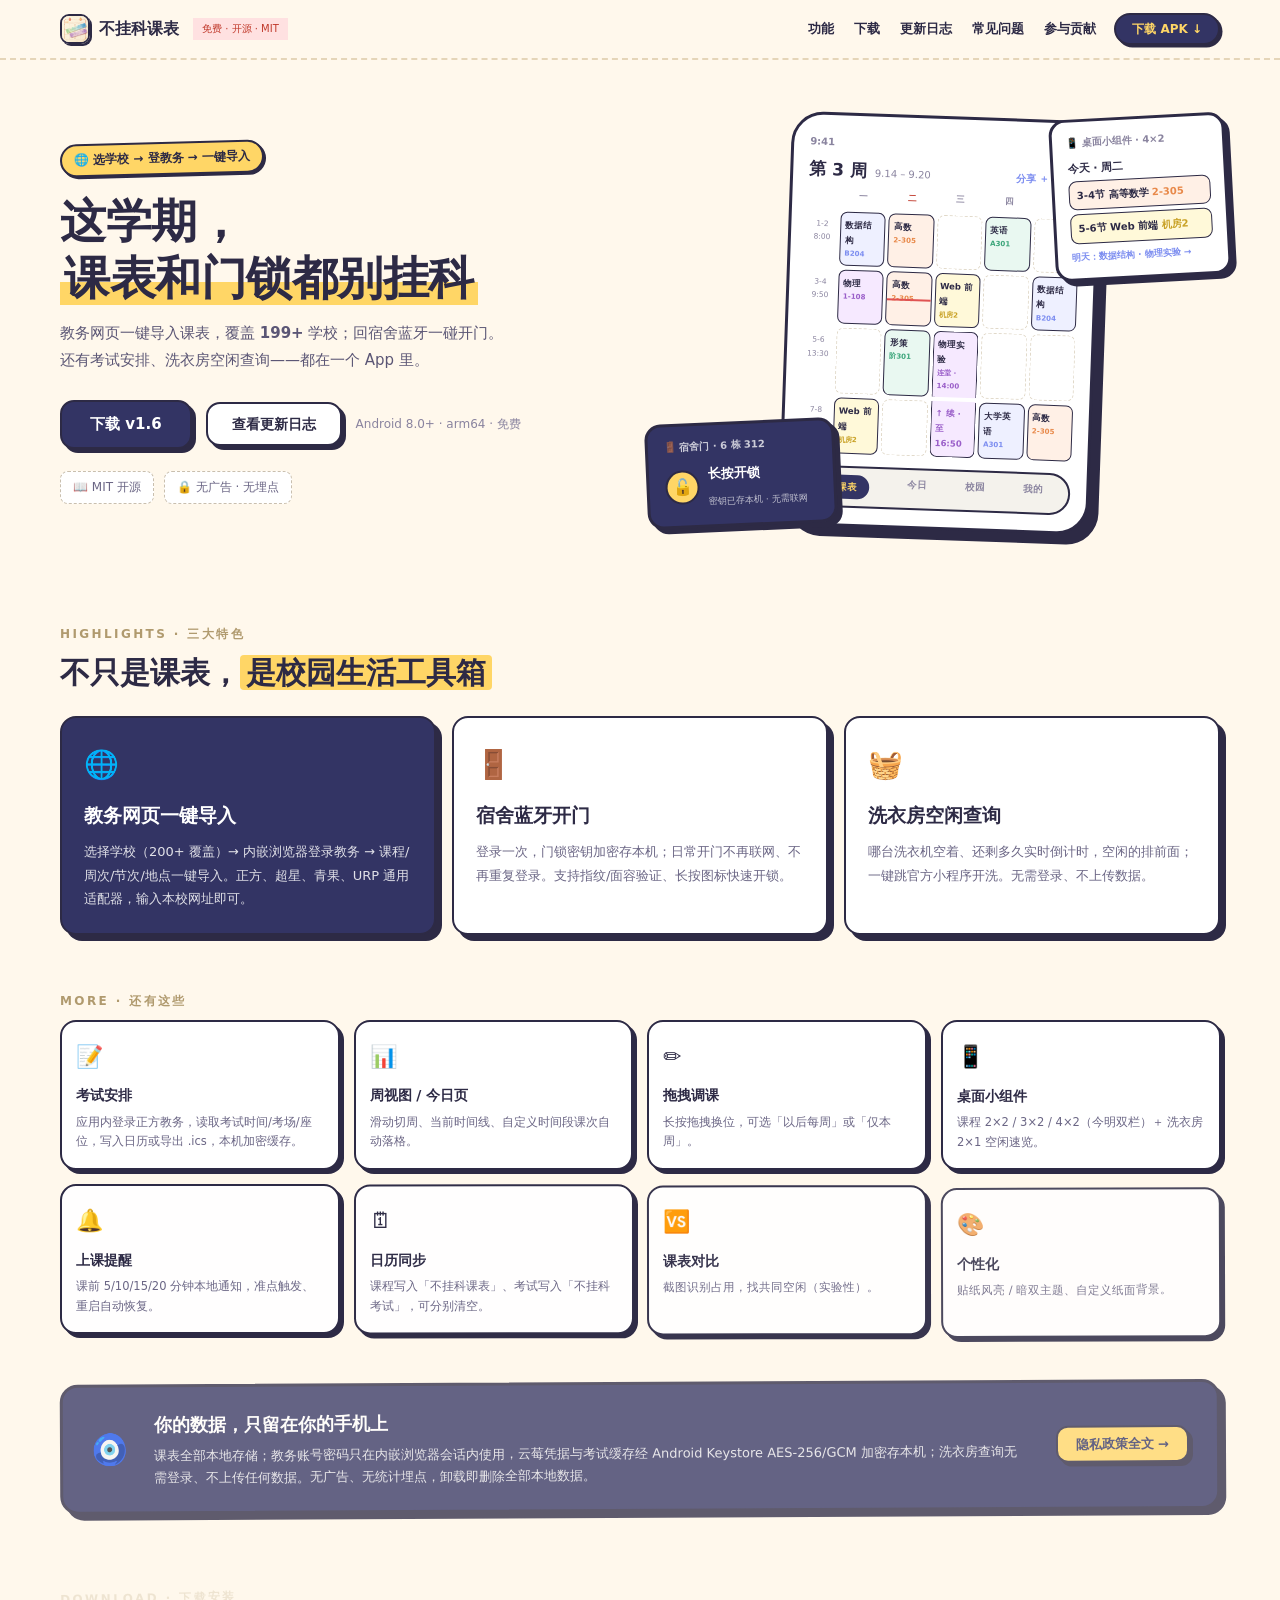
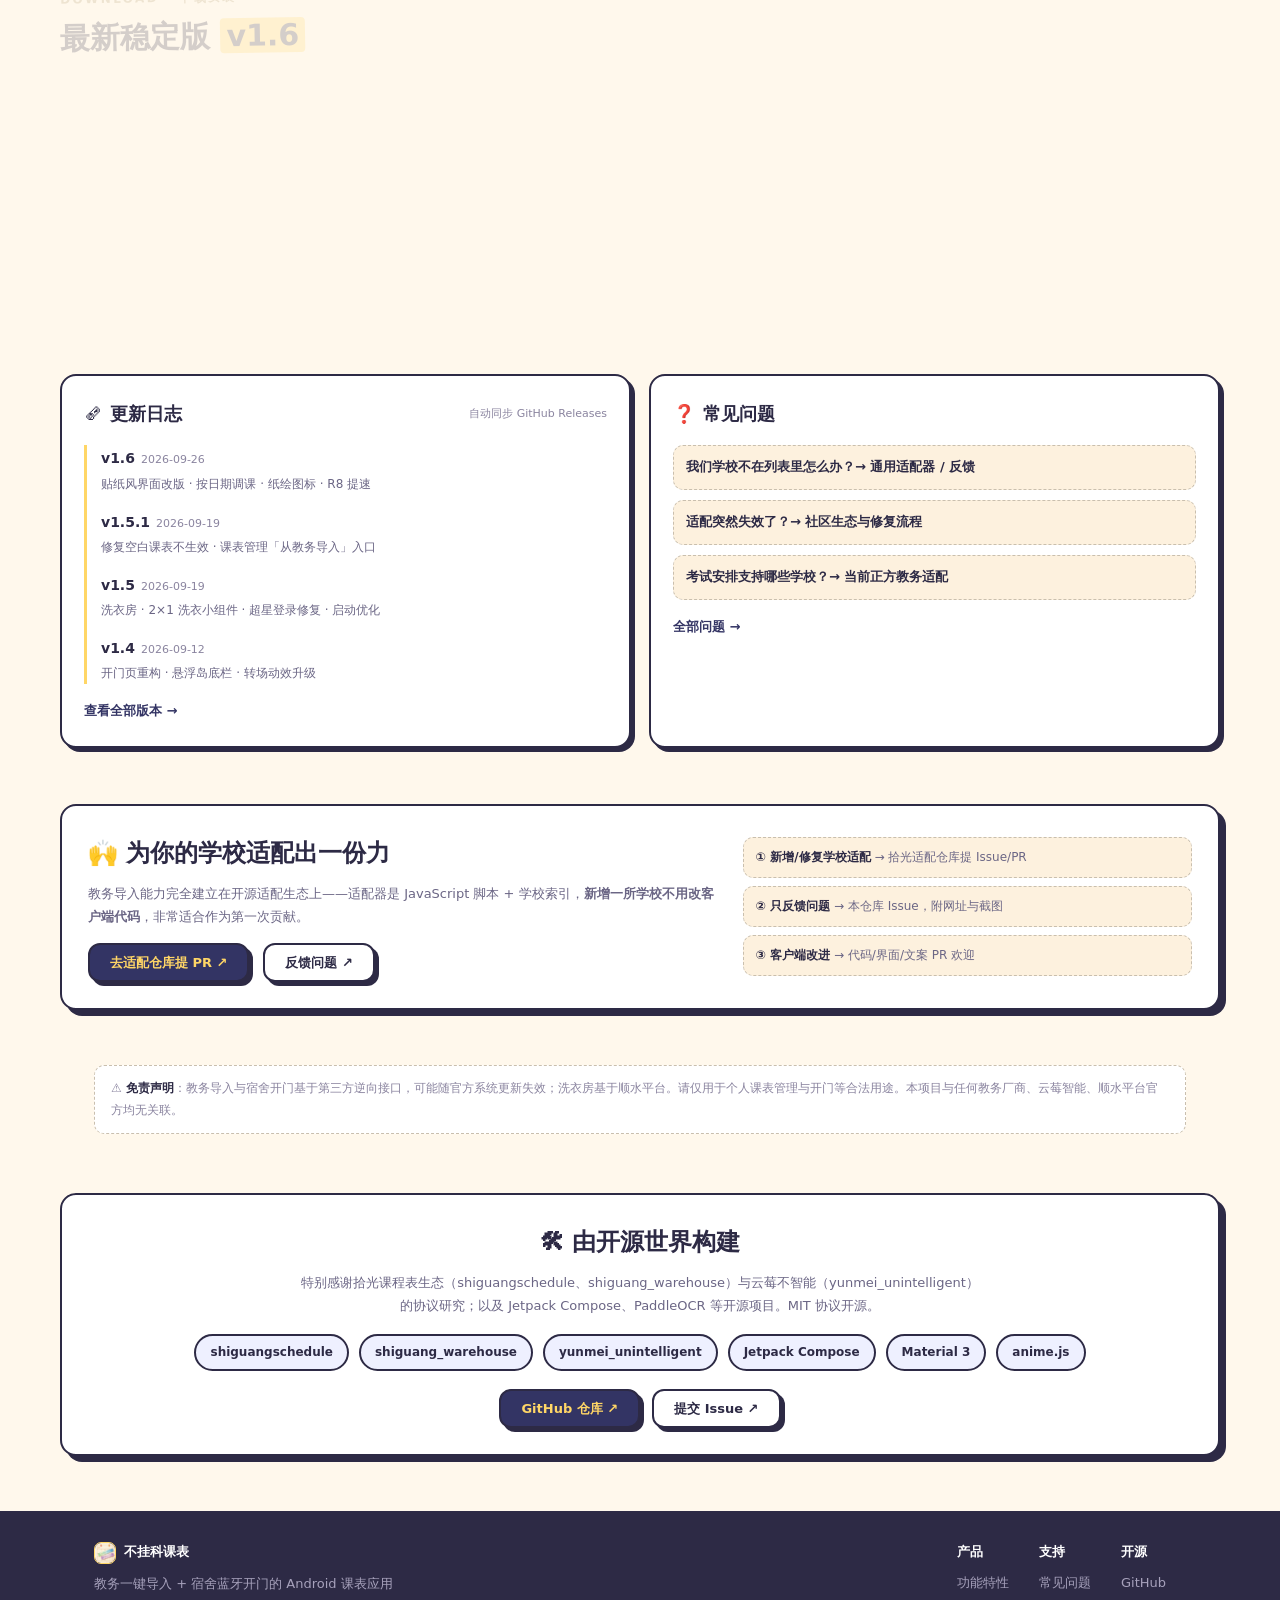
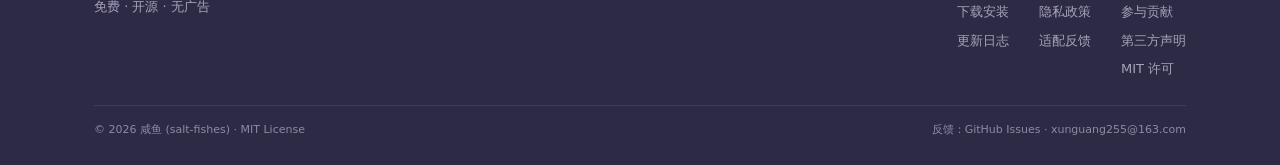
<file: website/index.html>
<!DOCTYPE html>
<html lang="zh-CN">
<head>
<meta charset="utf-8">
<meta name="viewport" content="width=device-width, initial-scale=1">
<title>不挂科课表 — 教务一键导入 + 宿舍蓝牙开门的 Android 课表应用</title>
<meta name="description" content="不挂科课表：选学校、登教务、一键导入课表（200+ 学校），宿舍蓝牙开门、考试安排、洗衣房空闲查询。免费开源，无广告无埋点，数据只留在你的手机上。">
<meta property="og:title" content="不挂科课表 — 课表和门锁都别挂科">
<meta property="og:description" content="教务网页一键导入 + 宿舍蓝牙开门 + 洗衣房/考试安排。免费开源的 Android 课表应用。">
<meta property="og:type" content="website">
<meta name="theme-color" content="#333464">
<link rel="icon" type="image/png" href="assets/img/icon-192.png?v=2">
<link rel="apple-touch-icon" href="assets/img/icon-192.png?v=2">
<link rel="stylesheet" href="assets/css/main.css?v=3">
<script>if(!matchMedia('(prefers-reduced-motion: reduce)').matches){document.documentElement.classList.add('js-anim');setTimeout(function(){if(!window.__siteReady)document.documentElement.classList.remove('js-anim')},5000)}</script>
</head>
<body>

<!-- ===== 导航 ===== -->
<header class="nav">
  <div class="wrap nav-inner">
    <a class="logo" href="index.html">
      <img src="assets/img/icon-192.png?v=2" alt="不挂科课表图标" width="30" height="30">
      不挂科课表
    </a>
    <span class="badge-red">免费 · 开源 · MIT</span>
    <button class="nav-burger" id="navBurger" aria-label="打开菜单" aria-expanded="false">菜单</button>
    <nav class="nav-links" id="navLinks">
      <a href="#features">功能</a>
      <a href="#download">下载</a>
      <a href="changelog.html">更新日志</a>
      <a href="faq.html">常见问题</a>
      <a href="#contribute">参与贡献</a>
    </nav>
    <a class="btn btn-nav nav-cta" href="#download">下载 APK ↓</a>
  </div>
</header>

<main>
<!-- ===== Hero ===== -->
<section class="wrap hero">
  <div class="hero-copy">
    <span class="badge anim" id="heroBadge">🌐 选学校 → 登教务 → 一键导入</span>
    <h1 class="hero-title">
      <span class="anim" style="display:block">这学期，</span>
      <span class="anim" style="display:block"><span class="hl-pen">课表和门锁都别挂科</span></span>
    </h1>
    <p class="hero-desc anim">教务网页一键导入课表，覆盖 <strong data-count="200">200+</strong> 学校；回宿舍蓝牙一碰开门。<br>
      还有考试安排、洗衣房空闲查询——都在一个 App 里。</p>
    <div class="hero-cta anim">
      <a class="btn btn-primary" href="downloads/buguake-v1.6.apk" data-latest-download>下载 v1.6</a>
      <a class="btn" href="changelog.html">查看更新日志</a>
      <span class="hero-note">Android 8.0+ · arm64 · 免费</span>
    </div>
    <div class="hero-chips anim">
      <span class="chip">📖 MIT 开源</span>
      <span class="chip">🔒 无广告 · 无埋点</span>
    </div>
  </div>

  <div class="hero-art">
    <!-- 大手机 · 周视图 -->
    <div class="phone anim" id="heroPhone" aria-hidden="true">
      <div class="phone-status"><span>9:41</span><span>📶 🔋</span></div>
      <div class="phone-head">
        <span class="phone-week">第 3 周</span>
        <span class="phone-date">9.14 – 9.20</span>
        <span class="phone-tools">分享 ＋ 周次 ▾</span>
      </div>
      <div class="pg-row pg-head" style="margin-bottom:6px">
        <span></span><span>一</span><span><b>二</b></span><span>三</span><span>四</span><span>五</span>
      </div>
      <div class="phone-grid">
        <div class="pg-row">
          <span class="pg-axis">1-2<br>8:00</span>
          <span class="pg-cell pg-blue">数据结构<small>B204</small></span>
          <span class="pg-cell pg-orange">高数<small>2-305</small></span>
          <span class="pg-cell pg-empty"></span>
          <span class="pg-cell pg-green">英语<small>A301</small></span>
          <span class="pg-cell pg-empty"></span>
        </div>
        <div class="pg-row">
          <span class="pg-axis">3-4<br>9:50</span>
          <span class="pg-cell pg-purple">物理<small>1-108</small></span>
          <span class="pg-cell pg-orange">高数<i class="pg-now"></i><small>2-305</small></span>
          <span class="pg-cell pg-yellow">Web 前端<small>机房2</small></span>
          <span class="pg-cell pg-empty"></span>
          <span class="pg-cell pg-blue">数据结构<small>B204</small></span>
        </div>
        <div class="pg-row">
          <span class="pg-axis">5-6<br>13:30</span>
          <span class="pg-cell pg-empty"></span>
          <span class="pg-cell pg-green">形策<small>阶301</small></span>
          <span class="pg-cell pg-purple pg-cont-top">物理实验<small>连堂 · 14:00</small></span>
          <span class="pg-cell pg-empty"></span>
          <span class="pg-cell pg-empty"></span>
        </div>
        <div class="pg-row">
          <span class="pg-axis">7-8<br>15:20</span>
          <span class="pg-cell pg-yellow">Web 前端<small>机房2</small></span>
          <span class="pg-cell pg-empty"></span>
          <span class="pg-cell pg-purple pg-cont-bot">↑ 续 · 至 16:50</span>
          <span class="pg-cell pg-blue">大学英语<small>A301</small></span>
          <span class="pg-cell pg-orange">高数<small>2-305</small></span>
        </div>
      </div>
      <div class="phone-tabs">
        <span class="on">课表</span><span>今日</span><span>校园</span><span>我的</span>
      </div>
    </div>

    <!-- 悬浮：桌面小组件 -->
    <aside class="float-card float-widget anim" id="heroWidget" aria-hidden="true">
      <div class="fw-label">📱 桌面小组件 · 4×2</div>
      <div class="fw-day">今天 · 周二</div>
      <div class="fw-course pg-orange">3-4节 高等数学 <span style="color:var(--c-orange-fg)">2-305</span></div>
      <div class="fw-course pg-yellow">5-6节 Web 前端 <span style="color:var(--c-yellow-fg)">机房2</span></div>
      <div class="fw-more">明天：数据结构 · 物理实验 →</div>
    </aside>

    <!-- 悬浮：蓝牙开门 -->
    <aside class="float-card float-door anim" id="heroDoor" aria-hidden="true">
      <div class="fd-label">🚪 宿舍门 · 6 栋 312</div>
      <div class="fd-row">
        <span class="fd-icon">🔓</span>
        <span>
          <span class="fd-title">长按开锁</span><br>
          <span class="fd-sub">密钥已存本机 · 无需联网</span>
        </span>
      </div>
    </aside>
  </div>
</section>

<!-- ===== 三大特色 ===== -->
<section class="wrap section" id="features">
  <p class="eyebrow anim">HIGHLIGHTS · 三大特色</p>
  <h2 class="h2 anim">不只是课表，<span class="mark">是校园生活工具箱</span></h2>
  <div class="hl-grid">
    <article class="hl-card sticker sticker-lg main anim">
      <div class="icon">🌐</div>
      <h3>教务网页一键导入</h3>
      <p>选择学校（200+ 覆盖）→ 内嵌浏览器登录教务 → 课程/周次/节次/地点一键导入。正方、超星、青果、URP 通用适配器，输入本校网址即可。</p>
    </article>
    <article class="hl-card sticker sticker-lg anim">
      <div class="icon">🚪</div>
      <h3>宿舍蓝牙开门</h3>
      <p>登录一次，门锁密钥加密存本机；日常开门不再联网、不再重复登录。支持指纹/面容验证、长按图标快速开锁。</p>
    </article>
    <article class="hl-card sticker sticker-lg anim">
      <div class="icon">🧺</div>
      <h3>洗衣房空闲查询</h3>
      <p>哪台洗衣机空着、还剩多久实时倒计时，空闲的排前面；一键跳官方小程序开洗。无需登录、不上传数据。</p>
    </article>
  </div>
</section>

<!-- ===== 更多功能 ===== -->
<section class="wrap section">
  <p class="eyebrow anim">MORE · 还有这些</p>
  <div class="feat-grid">
    <article class="feat sticker anim"><div class="icon">📝</div><h3>考试安排</h3>
      <p>应用内登录正方教务，读取考试时间/考场/座位，写入日历或导出 .ics，本机加密缓存。</p></article>
    <article class="feat sticker anim"><div class="icon">📊</div><h3>周视图 / 今日页</h3>
      <p>滑动切周、当前时间线、自定义时间段课次自动落格。</p></article>
    <article class="feat sticker anim"><div class="icon">✏️</div><h3>拖拽调课</h3>
      <p>长按拖拽换位，可选「以后每周」或「仅本周」。</p></article>
    <article class="feat sticker anim"><div class="icon">📱</div><h3>桌面小组件</h3>
      <p>课程 2×2 / 3×2 / 4×2（今明双栏）＋ 洗衣房 2×1 空闲速览。</p></article>
    <article class="feat sticker anim"><div class="icon">🔔</div><h3>上课提醒</h3>
      <p>课前 5/10/15/20 分钟本地通知，准点触发、重启自动恢复。</p></article>
    <article class="feat sticker anim"><div class="icon">🗓</div><h3>日历同步</h3>
      <p>课程写入「不挂科课表」、考试写入「不挂科考试」，可分别清空。</p></article>
    <article class="feat sticker anim"><div class="icon">🆚</div><h3>课表对比</h3>
      <p>截图识别占用，找共同空闲（实验性）。</p></article>
    <article class="feat sticker anim"><div class="icon">🎨</div><h3>个性化</h3>
      <p>贴纸风亮 / 暗双主题、自定义纸面背景。</p></article>
  </div>

  <!-- 隐私横幅 -->
  <div class="privacy-band anim">
    <div class="icon">🧿</div>
    <div class="pb-body">
      <h3>你的数据，只留在你的手机上</h3>
      <p>课表全部本地存储；教务账号密码只在内嵌浏览器会话内使用，云莓凭据与考试缓存经 Android Keystore AES-256/GCM 加密存本机；洗衣房查询无需登录、不上传任何数据。无广告、无统计埋点，卸载即删除全部本地数据。</p>
    </div>
    <a class="btn" href="privacy.html">隐私政策全文 →</a>
  </div>
</section>

<!-- ===== 下载 ===== -->
<section class="wrap section" id="download">
  <p class="eyebrow anim">DOWNLOAD · 下载安装</p>
  <h2 class="h2 anim">最新稳定版 <span class="ver-badge" data-latest-badge>v1.6</span></h2>
  <div class="dl-card sticker sticker-lg anim">
    <div class="dl-main">
      <p class="dl-title">不挂科课表 <span data-latest-text>v1.6</span>（versionCode 10）</p>
      <p class="dl-desc">支持 Android 8.0 及以上 · arm64-v8a · 签名发布<br>
        本站服务器直接下载（国内直连，无需访问 GitHub）；历史版本见右侧「历史版本」；覆盖安装不丢数据。<br>
        📌 v1.6（贴纸风界面改版 · 按日期调课）开发中，进度见 <a href="https://github.com/salt-fishes/buguake-timetable">GitHub main 分支</a>。</p>
      <div class="dl-actions">
        <a class="btn btn-primary" href="downloads/buguake-v1.6.apk" data-latest-download>⬇ 下载 APK</a>
        <a class="btn" href="https://github.com/salt-fishes/buguake-timetable/releases">历史版本 ↗</a>
      </div>
    </div>
    <aside class="dl-notes">
      <b>v1.6 亮点</b><br>
      🎨 全新「校园贴纸风」界面（亮/暗双主题）<br>
      📐 课表去网格线 · 全部图标纸绘重绘<br>
      📅 新增按日期调课（支持跨周）<br>
      ⚡ R8 体积压缩：12MB → 2.5MB
    </aside>
  </div>
</section>

<!-- ===== 更新日志 + FAQ ===== -->
<section class="wrap section" id="changelog">
  <div class="duo">
    <div class="panel sticker anim">
      <div class="panel-head"><span class="icon">🗞</span><h3>更新日志</h3><span class="meta">自动同步 GitHub Releases</span></div>
      <div class="log-list" id="logPreview">
        <div class="log-item"><span class="ver">v1.6</span><span class="date">2026-09-26</span>
          <div class="desc">贴纸风界面改版 · 按日期调课 · 纸绘图标 · R8 提速</div></div>
        <div class="log-item"><span class="ver">v1.5.1</span><span class="date">2026-09-19</span>
          <div class="desc">修复空白课表不生效 · 课表管理「从教务导入」入口</div></div>
        <div class="log-item"><span class="ver">v1.5</span><span class="date">2026-09-19</span>
          <div class="desc">洗衣房 · 2×1 洗衣小组件 · 超星登录修复 · 启动优化</div></div>
        <div class="log-item"><span class="ver">v1.4</span><span class="date">2026-09-12</span>
          <div class="desc">开门页重构 · 悬浮岛底栏 · 转场动效升级</div></div>
      </div>
      <a class="more-link" href="changelog.html">查看全部版本 →</a>
    </div>

    <div class="panel sticker anim">
      <div class="panel-head"><span class="icon">❓</span><h3>常见问题</h3></div>
      <div class="faq-mini">
        <a class="q" href="faq.html#q1">我们学校不在列表里怎么办？→ 通用适配器 / 反馈</a>
        <a class="q" href="faq.html#q2">适配突然失效了？→ 社区生态与修复流程</a>
        <a class="q" href="faq.html#q6">考试安排支持哪些学校？→ 当前正方教务适配</a>
      </div>
      <a class="more-link" href="faq.html">全部问题 →</a>
    </div>
  </div>
</section>

<!-- ===== 参与贡献 ===== -->
<section class="wrap section" id="contribute">
  <div class="contribute sticker sticker-lg anim">
    <div class="contribute-inner">
      <div class="contribute-copy">
        <h2>🙌 为你的学校适配出一份力</h2>
        <p>教务导入能力完全建立在开源适配生态上——适配器是 JavaScript 脚本 + 学校索引，<strong>新增一所学校不用改客户端代码</strong>，非常适合作为第一次贡献。</p>
        <div class="hero-cta">
          <a class="btn btn-primary btn-sm" href="https://github.com/XingHeYuZhuan/shiguang_warehouse" style="color:var(--hl)">去适配仓库提 PR ↗</a>
          <a class="btn btn-sm" href="https://github.com/salt-fishes/buguake-timetable/issues">反馈问题 ↗</a>
        </div>
      </div>
      <div class="contribute-steps">
        <div class="step"><b>① 新增/修复学校适配</b> → 拾光适配仓库提 Issue/PR</div>
        <div class="step"><b>② 只反馈问题</b> → 本仓库 Issue，附网址与截图</div>
        <div class="step"><b>③ 客户端改进</b> → 代码/界面/文案 PR 欢迎</div>
      </div>
    </div>
  </div>
</section>

<!-- ===== 免责声明 ===== -->
<section class="wrap" style="padding-top:34px">
  <p class="disclaimer anim">⚠️ <b>免责声明</b>：教务导入与宿舍开门基于第三方逆向接口，可能随官方系统更新失效；洗衣房基于顺水平台。请仅用于个人课表管理与开门等合法用途。本项目与任何教务厂商、云莓智能、顺水平台官方均无关联。</p>
</section>

<!-- ===== 开源致谢 ===== -->
<section class="wrap section" id="about">
  <div class="credits-card sticker sticker-lg anim">
    <h2>🛠 由开源世界构建</h2>
    <p>特别感谢拾光课程表生态（shiguangschedule、shiguang_warehouse）与云莓不智能（yunmei_unintelligent）的协议研究；以及 Jetpack Compose、PaddleOCR 等开源项目。MIT 协议开源。</p>
    <div class="credit-chips">
      <a href="https://github.com/XingHeYuZhuan/shiguangschedule" target="_blank" rel="noopener">shiguangschedule</a>
      <a href="https://github.com/XingHeYuZhuan/shiguang_warehouse" target="_blank" rel="noopener">shiguang_warehouse</a>
      <a href="https://github.com/zxy19/yunmei_unintelligent" target="_blank" rel="noopener">yunmei_unintelligent</a>
      <span>Jetpack Compose</span><span>Material 3</span><span>anime.js</span>
    </div>
    <div class="credits-actions">
      <a class="btn btn-primary btn-sm" href="https://github.com/salt-fishes/buguake-timetable">GitHub 仓库 ↗</a>
      <a class="btn btn-sm" href="https://github.com/salt-fishes/buguake-timetable/issues">提交 Issue ↗</a>
    </div>
  </div>
</section>
</main>

<!-- ===== 页脚 ===== -->
<footer class="footer">
  <div class="wrap">
    <div class="footer-grid">
      <div class="footer-brand">
        <div class="name"><img src="assets/img/icon-192.png?v=2" alt="">不挂科课表</div>
        <p>教务一键导入 + 宿舍蓝牙开门的 Android 课表应用<br>免费 · 开源 · 无广告</p>
      </div>
      <div class="footer-col"><b>产品</b>
        <a href="#features">功能特性</a><a href="#download">下载安装</a><a href="changelog.html">更新日志</a>
      </div>
      <div class="footer-col"><b>支持</b>
        <a href="faq.html">常见问题</a><a href="privacy.html">隐私政策</a><a href="https://github.com/salt-fishes/buguake-timetable/issues">适配反馈</a>
      </div>
      <div class="footer-col"><b>开源</b>
        <a href="https://github.com/salt-fishes/buguake-timetable">GitHub</a><a href="#contribute">参与贡献</a>
        <a href="https://github.com/salt-fishes/buguake-timetable/blob/main/THIRD_PARTY_NOTICES.md">第三方声明</a>
        <a href="https://github.com/salt-fishes/buguake-timetable/blob/main/LICENSE">MIT 许可</a>
      </div>
    </div>
    <div class="footer-bottom">
      <span>© 2026 咸鱼 (salt-fishes) · MIT License</span>
      <span>反馈：GitHub Issues · <a href="mailto:xunguang255@163.com">xunguang255@163.com</a></span>
    </div>
  </div>
</footer>

<script src="assets/js/anime.min.js?v=4.5.0"></script>
<script src="assets/js/main.js?v=6"></script>
</body>
</html>
</file>
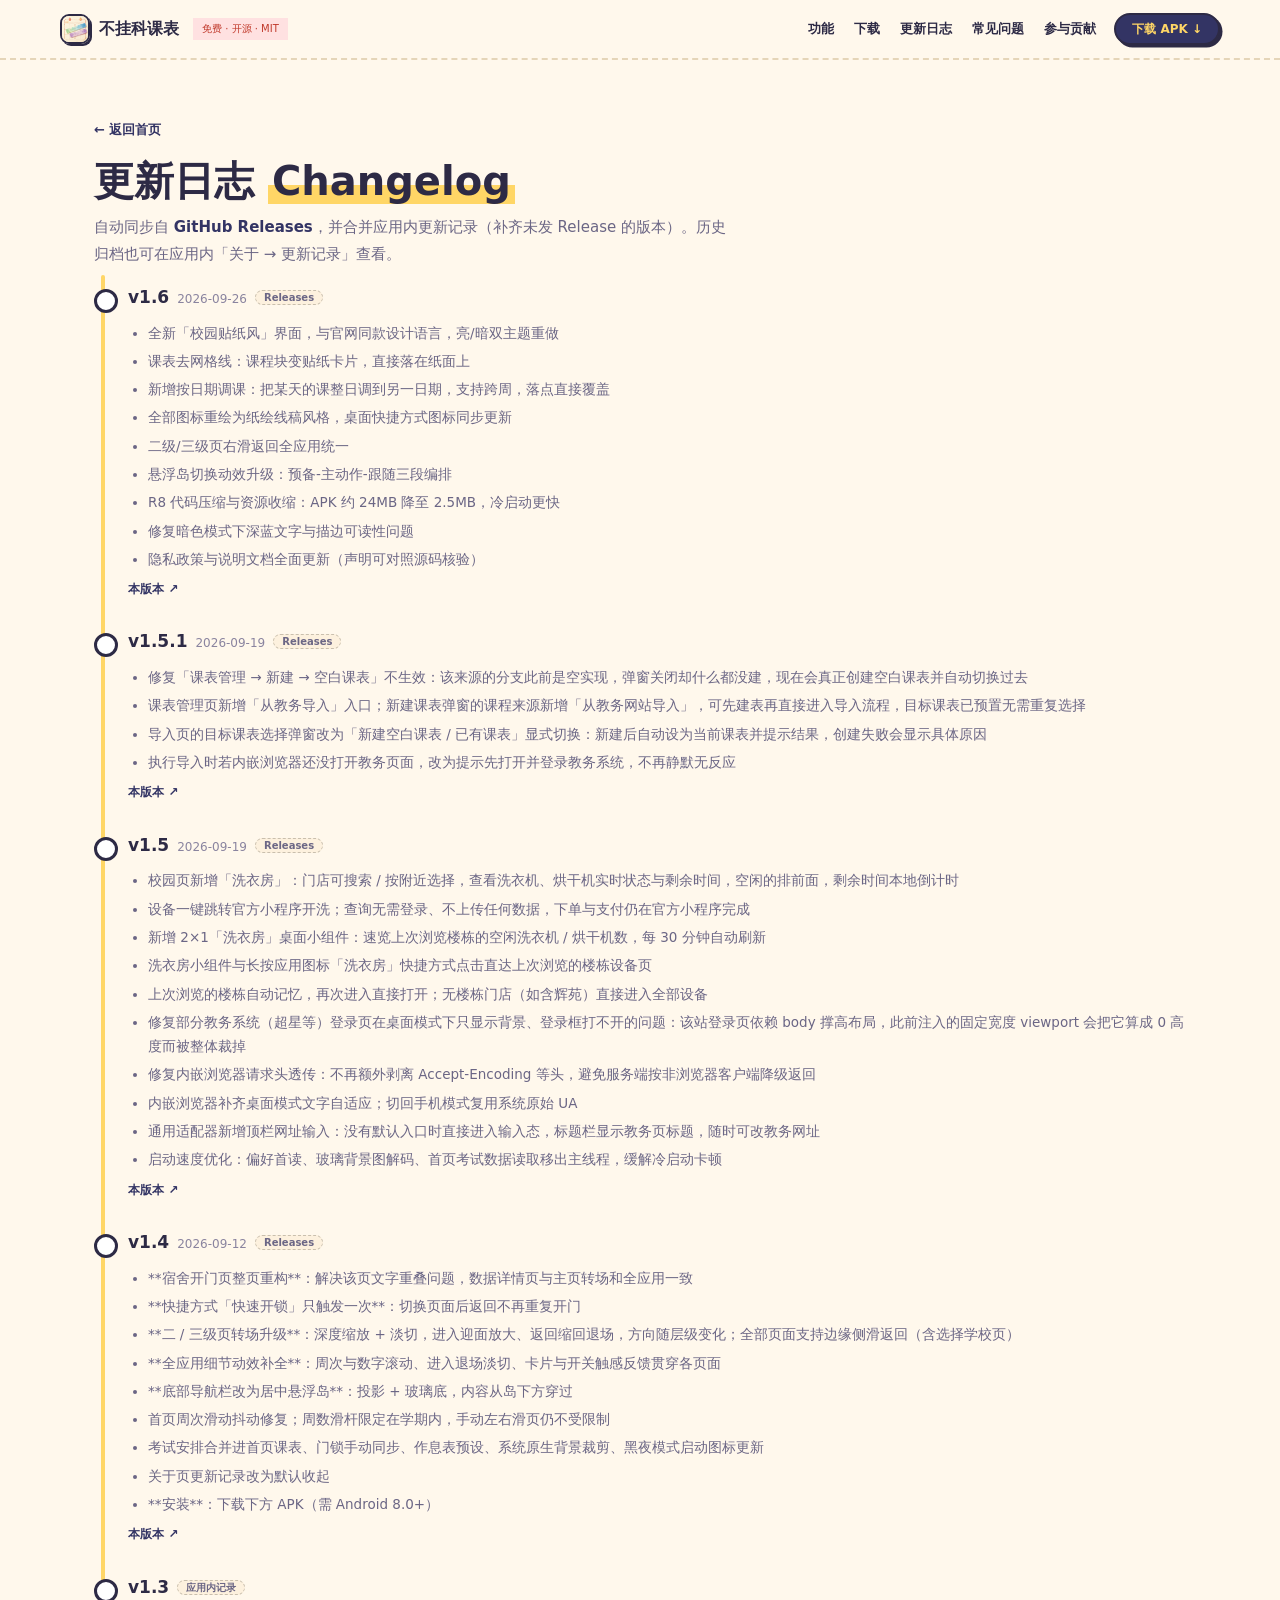
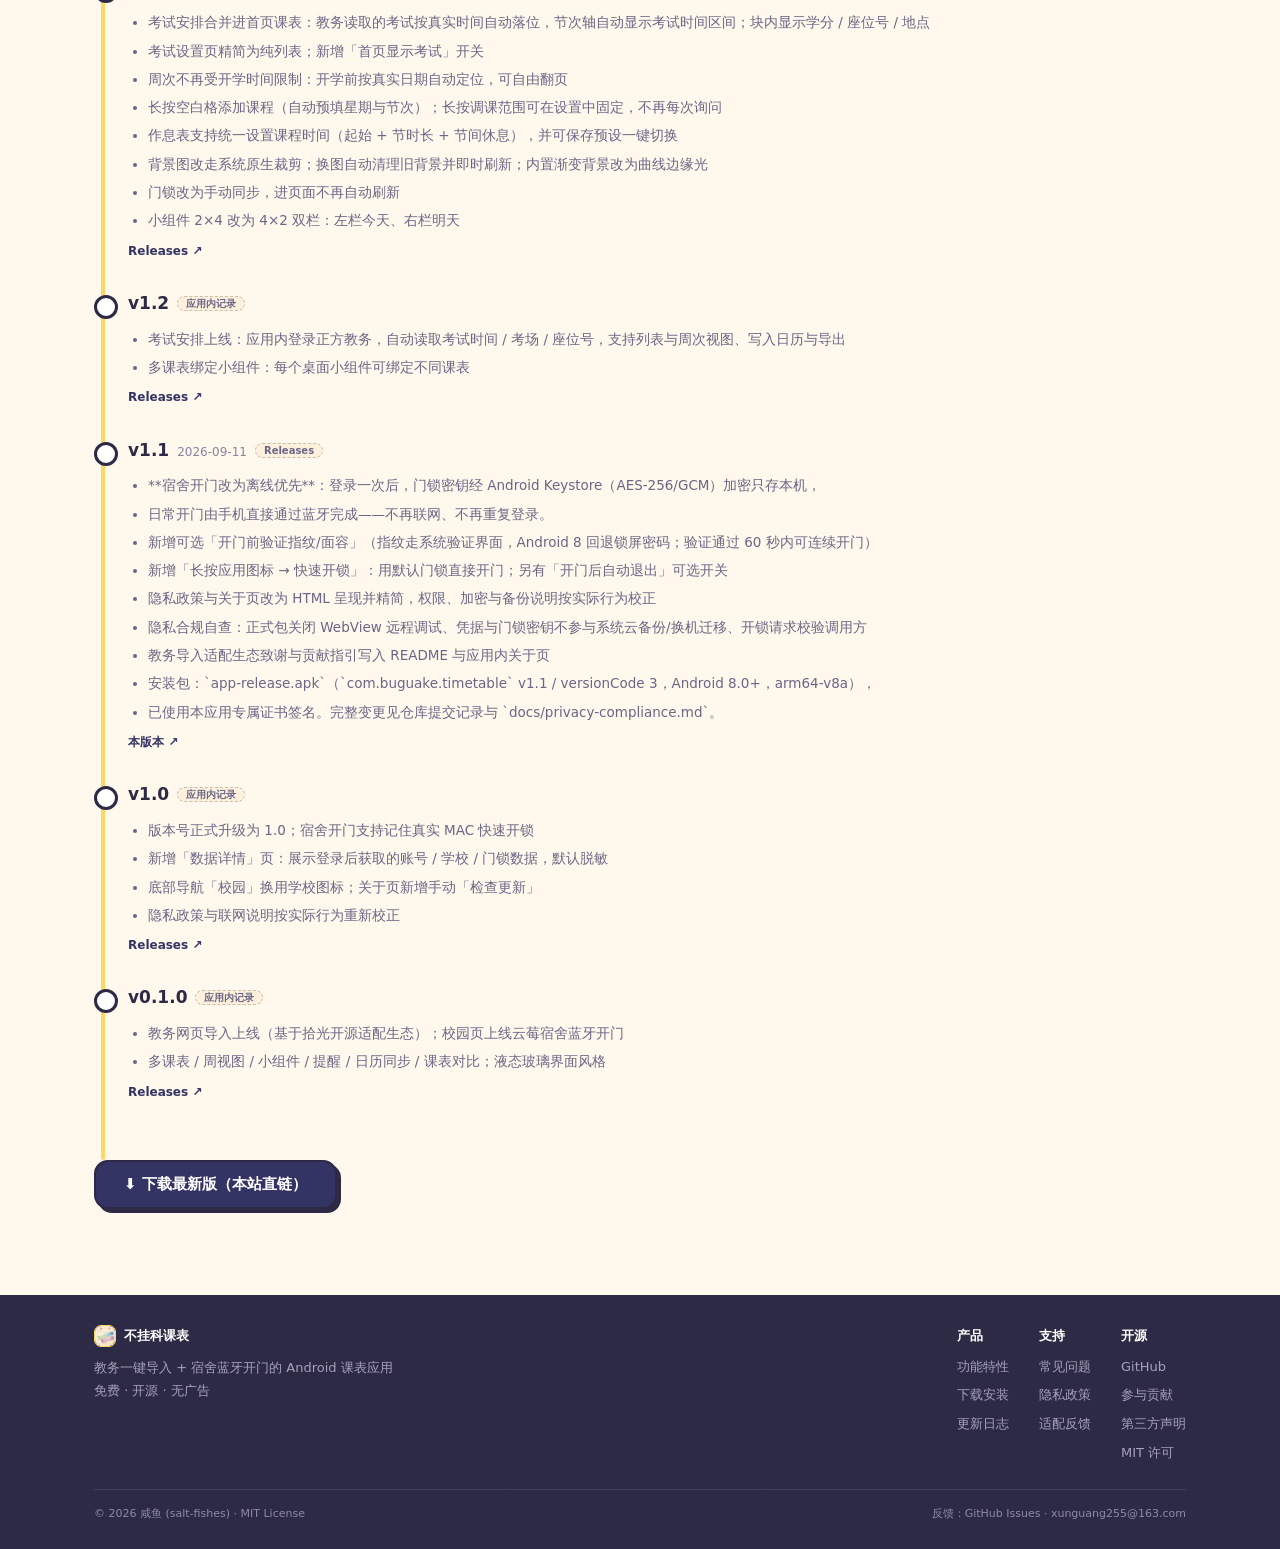
<file: website/changelog.html>
<!DOCTYPE html>
<html lang="zh-CN">
<head>
<meta charset="utf-8">
<meta name="viewport" content="width=device-width, initial-scale=1">
<title>更新日志 · 不挂科课表</title>
<meta name="description" content="不挂科课表全部版本更新记录：自动同步 GitHub Releases，补齐未发布 Release 的历史版本。">
<meta name="theme-color" content="#333464">
<link rel="icon" type="image/png" href="assets/img/icon-192.png?v=2">
<link rel="stylesheet" href="assets/css/main.css?v=3">
<script>if(!matchMedia('(prefers-reduced-motion: reduce)').matches){document.documentElement.classList.add('js-anim');setTimeout(function(){if(!window.__siteReady)document.documentElement.classList.remove('js-anim')},5000)}</script>
</head>
<body>

<header class="nav">
  <div class="wrap nav-inner">
    <a class="logo" href="index.html"><img src="assets/img/icon-192.png?v=2" alt="" width="30" height="30">不挂科课表</a>
    <span class="badge-red">免费 · 开源 · MIT</span>
    <button class="nav-burger" id="navBurger" aria-label="打开菜单" aria-expanded="false">菜单</button>
    <nav class="nav-links" id="navLinks">
      <a href="index.html#features">功能</a>
      <a href="index.html#download">下载</a>
      <a href="changelog.html">更新日志</a>
      <a href="faq.html">常见问题</a>
      <a href="index.html#contribute">参与贡献</a>
    </nav>
    <a class="btn btn-nav nav-cta" href="index.html#download">下载 APK ↓</a>
  </div>
</header>

<main class="wrap">
  <div class="page-head">
    <a class="back-link" href="index.html">← 返回首页</a>
    <h1>更新日志 <span class="hl-pen">Changelog</span></h1>
    <p>自动同步自 <a href="https://github.com/salt-fishes/buguake-timetable/releases" style="color:var(--brand);font-weight:700">GitHub Releases</a>，并合并应用内更新记录（补齐未发 Release 的版本）。历史归档也可在应用内「关于 → 更新记录」查看。</p>
  </div>

  <div class="timeline" id="timeline">
    <p class="tl-loading">正在加载更新记录…</p>
  </div>
  <noscript>
    <p class="tl-loading">当前浏览器未启用 JavaScript，请直接访问
      <a href="https://github.com/salt-fishes/buguake-timetable/releases">GitHub Releases</a> 查看版本记录。</p>
  </noscript>

  <div style="padding-bottom:40px">
    <a class="btn btn-primary" href="downloads/buguake-v1.6.apk">⬇ 下载最新版（本站直链）</a>
  </div>
</main>

<footer class="footer">
  <div class="wrap">
    <div class="footer-grid">
      <div class="footer-brand">
        <div class="name"><img src="assets/img/icon-192.png?v=2" alt="">不挂科课表</div>
        <p>教务一键导入 + 宿舍蓝牙开门的 Android 课表应用<br>免费 · 开源 · 无广告</p>
      </div>
      <div class="footer-col"><b>产品</b>
        <a href="index.html#features">功能特性</a><a href="index.html#download">下载安装</a><a href="changelog.html">更新日志</a>
      </div>
      <div class="footer-col"><b>支持</b>
        <a href="faq.html">常见问题</a><a href="privacy.html">隐私政策</a><a href="https://github.com/salt-fishes/buguake-timetable/issues">适配反馈</a>
      </div>
      <div class="footer-col"><b>开源</b>
        <a href="https://github.com/salt-fishes/buguake-timetable">GitHub</a><a href="index.html#contribute">参与贡献</a>
        <a href="https://github.com/salt-fishes/buguake-timetable/blob/main/THIRD_PARTY_NOTICES.md">第三方声明</a>
        <a href="https://github.com/salt-fishes/buguake-timetable/blob/main/LICENSE">MIT 许可</a>
      </div>
    </div>
    <div class="footer-bottom">
      <span>© 2026 咸鱼 (salt-fishes) · MIT License</span>
      <span>反馈：GitHub Issues · <a href="mailto:xunguang255@163.com">xunguang255@163.com</a></span>
    </div>
  </div>
</footer>

<script src="assets/js/anime.min.js?v=4.5.0"></script>
<script src="assets/js/main.js?v=6"></script>
</body>
</html>
</file>
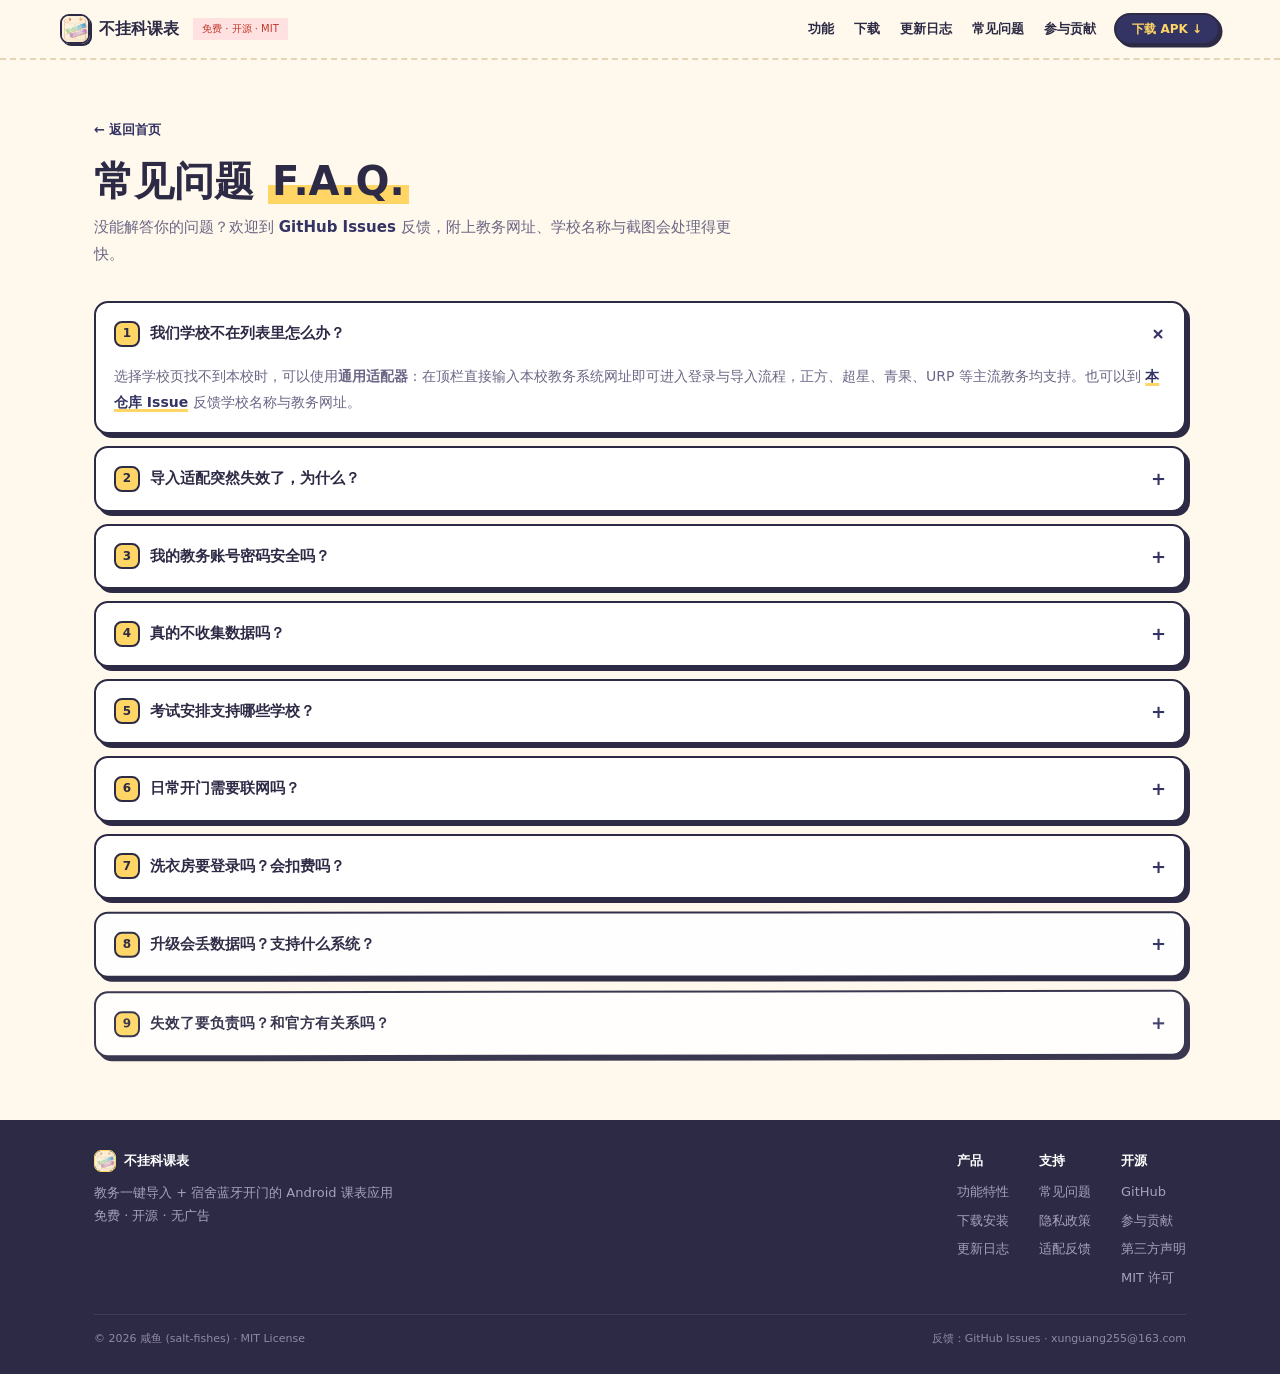
<file: website/faq.html>
<!DOCTYPE html>
<html lang="zh-CN">
<head>
<meta charset="utf-8">
<meta name="viewport" content="width=device-width, initial-scale=1">
<title>常见问题 · 不挂科课表</title>
<meta name="description" content="不挂科课表常见问题：学校适配、适配失效反馈、账号密码安全、考试安排、隐私与数据。">
<meta name="theme-color" content="#333464">
<link rel="icon" type="image/png" href="assets/img/icon-192.png?v=2">
<link rel="stylesheet" href="assets/css/main.css?v=3">
<script>if(!matchMedia('(prefers-reduced-motion: reduce)').matches){document.documentElement.classList.add('js-anim');setTimeout(function(){if(!window.__siteReady)document.documentElement.classList.remove('js-anim')},5000)}</script>
</head>
<body>

<header class="nav">
  <div class="wrap nav-inner">
    <a class="logo" href="index.html"><img src="assets/img/icon-192.png?v=2" alt="" width="30" height="30">不挂科课表</a>
    <span class="badge-red">免费 · 开源 · MIT</span>
    <button class="nav-burger" id="navBurger" aria-label="打开菜单" aria-expanded="false">菜单</button>
    <nav class="nav-links" id="navLinks">
      <a href="index.html#features">功能</a>
      <a href="index.html#download">下载</a>
      <a href="changelog.html">更新日志</a>
      <a href="faq.html">常见问题</a>
      <a href="index.html#contribute">参与贡献</a>
    </nav>
    <a class="btn btn-nav nav-cta" href="index.html#download">下载 APK ↓</a>
  </div>
</header>

<main class="wrap">
  <div class="page-head">
    <a class="back-link" href="index.html">← 返回首页</a>
    <h1>常见问题 <span class="hl-pen">F.A.Q.</span></h1>
    <p>没能解答你的问题？欢迎到 <a href="https://github.com/salt-fishes/buguake-timetable/issues" style="color:var(--brand);font-weight:700">GitHub Issues</a> 反馈，附上教务网址、学校名称与截图会处理得更快。</p>
  </div>

  <div class="faq-list" style="padding-top:26px">
    <details class="faq anim" id="q1" open>
      <summary><span class="q-idx">1</span>我们学校不在列表里怎么办？</summary>
      <div class="a">选择学校页找不到本校时，可以使用<strong>通用适配器</strong>：在顶栏直接输入本校教务系统网址即可进入登录与导入流程，正方、超星、青果、URP 等主流教务均支持。也可以到 <a href="https://github.com/salt-fishes/buguake-timetable/issues">本仓库 Issue</a> 反馈学校名称与教务网址。</div>
    </details>

    <details class="faq anim" id="q2">
      <summary><span class="q-idx">2</span>导入适配突然失效了，为什么？</summary>
      <div class="a">教务导入建立在开源适配生态（拾光课程表 + 社区学校索引）之上，学校教务系统改版可能导致脚本失效。修复方式：到 <a href="https://github.com/XingHeYuZhuan/shiguang_warehouse">拾光适配仓库</a> 提 Issue/PR，或在<a href="https://github.com/salt-fishes/buguake-timetable/issues">本仓库</a>附上<strong>教务网址、学校名称、失败截图或日志</strong>（内嵌浏览器页面里可长按复制报错），合并后 App 重新同步索引即可生效，无需更新客户端。</div>
    </details>


    <details class="faq anim" id="q4">
      <summary><span class="q-idx">3</span>我的教务账号密码安全吗？</summary>
      <div class="a">教务账号与密码<strong>只在内嵌浏览器会话内使用</strong>，App 不读取、不保存、不上传，导入完成后可一键清除会话。云莓账号密码与门锁密钥只存本机，经 Android Keystore 的 AES-256/GCM 加密，登录请求由手机直连云莓服务器、App 不中转。详见 <a href="privacy.html">隐私政策</a>。</div>
    </details>

    <details class="faq anim" id="q5">
      <summary><span class="q-idx">4</span>真的不收集数据吗？</summary>
      <div class="a">不收集、不上传任何个人身份信息：课表本地存储、无广告、无统计埋点、无第三方 SDK 上报；不参与系统云备份与换机迁移；<strong>卸载 App 即删除全部本地数据。</strong>联网行为仅限下载适配脚本、加载你主动选择的教务网站、开门首次登录同步、考试读取与洗衣房只读查询，逐项列于 <a href="privacy.html">隐私政策</a>。</div>
    </details>

    <details class="faq anim" id="q6">
      <summary><span class="q-idx">5</span>考试安排支持哪些学校？</summary>
      <div class="a">兼容<strong>正方教务（V9）</strong>的学校（实测基准：中国计量大学）：在应用内登录教务系统后读取考试时间、考场与座位，可写入系统日历「不挂科考试」或导出 .ics，结果加密缓存在本机、可随时清空。其他教务体系的考试读取暂未覆盖，欢迎提 Issue 需求。</div>
    </details>

    <details class="faq anim" id="q7">
      <summary><span class="q-idx">6</span>日常开门需要联网吗？</summary>
      <div class="a">不需要。宿舍开门<strong>离线优先</strong>：登录一次后门锁密钥加密保存在本机，日常开门完全通过本机蓝牙完成，不再联网、不再重复登录。可选「开门前验证指纹/面容」，支持「长按应用图标 → 快速开锁」。注意该接口基于第三方逆向实现，可能随官方更新失效。</div>
    </details>

    <details class="faq anim" id="q8">
      <summary><span class="q-idx">7</span>洗衣房要登录吗？会扣费吗？</summary>
      <div class="a">查询<strong>无需登录、不上传任何数据</strong>：直连顺水平台只读查询门店与洗衣机/烘干机状态（哪台空着、剩余时间倒计时）。下单、支付、启动设备全部跳转官方小程序完成，App 不碰支付与设备控制；定位仅在你点「附近门店」时使用一次，拒绝授权可改用门店名搜索。</div>
    </details>

    <details class="faq anim" id="q9">
      <summary><span class="q-idx">8</span>升级会丢数据吗？支持什么系统？</summary>
      <div class="a">官网直链或 GitHub Releases 下载的 APK 覆盖安装不丢数据。支持 <strong>Android 8.0 及以上</strong>（arm64-v8a）；开门前的指纹/面容验证需 Android 9+（Android 8 使用锁屏密码验证）。当前最新版本见 <a href="index.html#download">下载区</a>。</div>
    </details>

    <details class="faq anim" id="q10">
      <summary><span class="q-idx">9</span>失效了要负责吗？和官方有关系吗？</summary>
      <div class="a">教务导入与宿舍开门基于第三方逆向接口，可能随学校或官方系统更新而失效；洗衣房基于顺水平台逆向接口，覆盖以官方为准。请仅将其用于个人课表管理与开门等合法用途，使用后果由使用者自行承担。<strong>本项目与任何教务系统厂商、云莓智能官方、顺水平台官方均无关联。</strong>完整表述见 <a href="index.html">首页免责声明</a>。</div>
    </details>
  </div>
</main>

<footer class="footer">
  <div class="wrap">
    <div class="footer-grid">
      <div class="footer-brand">
        <div class="name"><img src="assets/img/icon-192.png?v=2" alt="">不挂科课表</div>
        <p>教务一键导入 + 宿舍蓝牙开门的 Android 课表应用<br>免费 · 开源 · 无广告</p>
      </div>
      <div class="footer-col"><b>产品</b>
        <a href="index.html#features">功能特性</a><a href="index.html#download">下载安装</a><a href="changelog.html">更新日志</a>
      </div>
      <div class="footer-col"><b>支持</b>
        <a href="faq.html">常见问题</a><a href="privacy.html">隐私政策</a><a href="https://github.com/salt-fishes/buguake-timetable/issues">适配反馈</a>
      </div>
      <div class="footer-col"><b>开源</b>
        <a href="https://github.com/salt-fishes/buguake-timetable">GitHub</a><a href="index.html#contribute">参与贡献</a>
        <a href="https://github.com/salt-fishes/buguake-timetable/blob/main/THIRD_PARTY_NOTICES.md">第三方声明</a>
        <a href="https://github.com/salt-fishes/buguake-timetable/blob/main/LICENSE">MIT 许可</a>
      </div>
    </div>
    <div class="footer-bottom">
      <span>© 2026 咸鱼 (salt-fishes) · MIT License</span>
      <span>反馈：GitHub Issues · <a href="mailto:xunguang255@163.com">xunguang255@163.com</a></span>
    </div>
  </div>
</footer>

<script src="assets/js/anime.min.js?v=4.5.0"></script>
<script src="assets/js/main.js?v=6"></script>
</body>
</html>
</file>
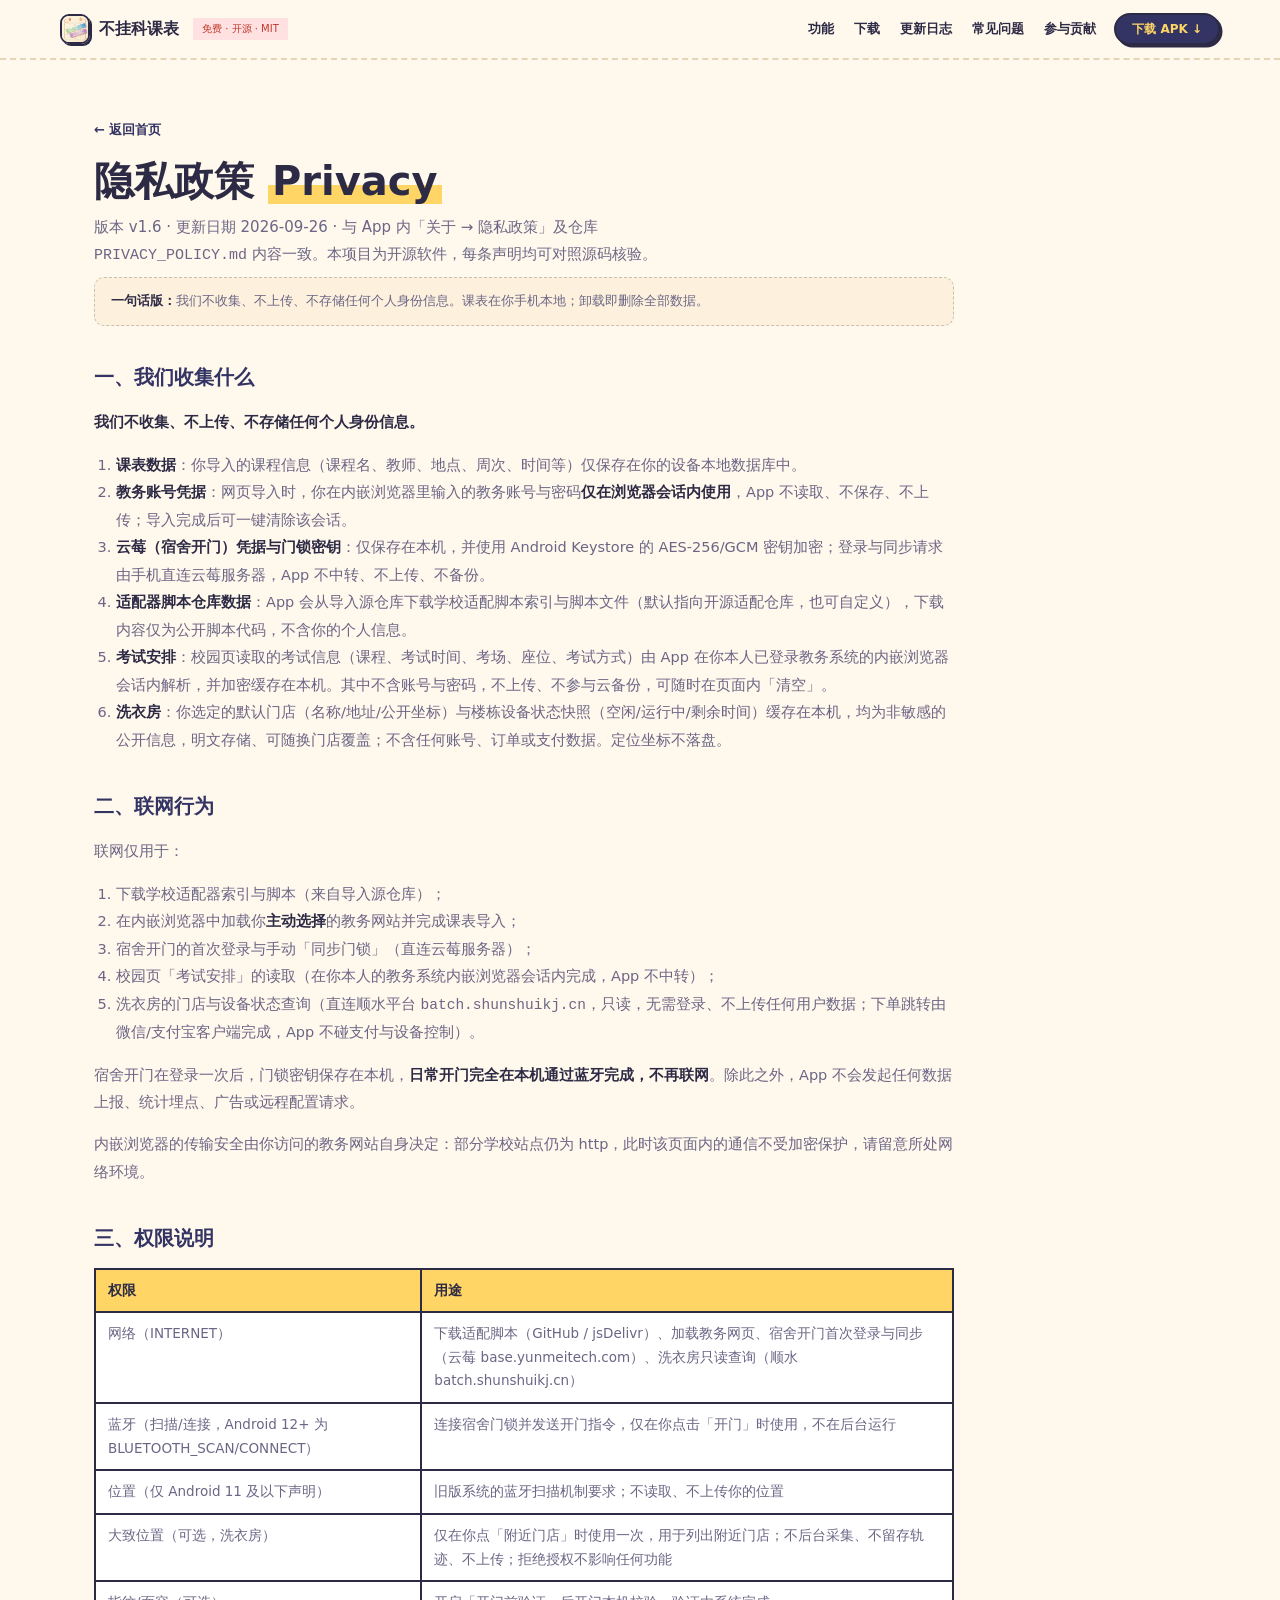
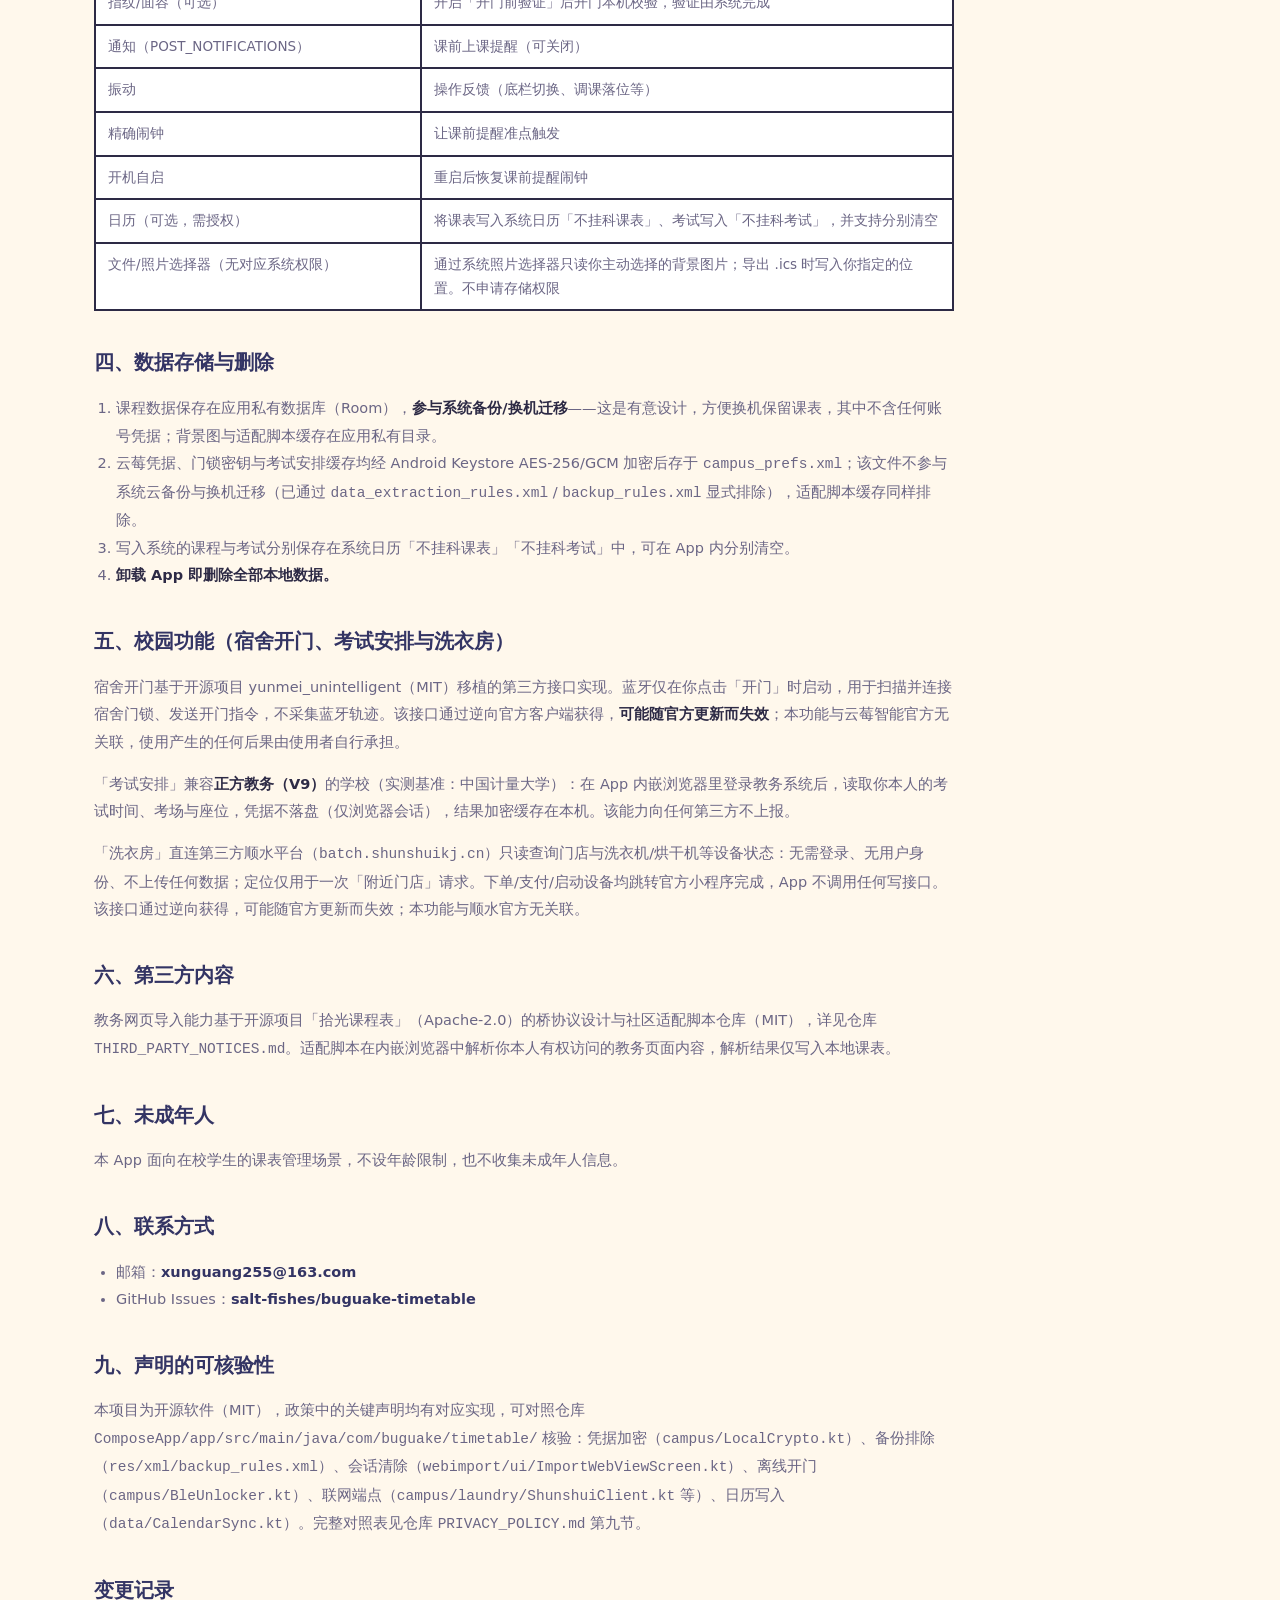
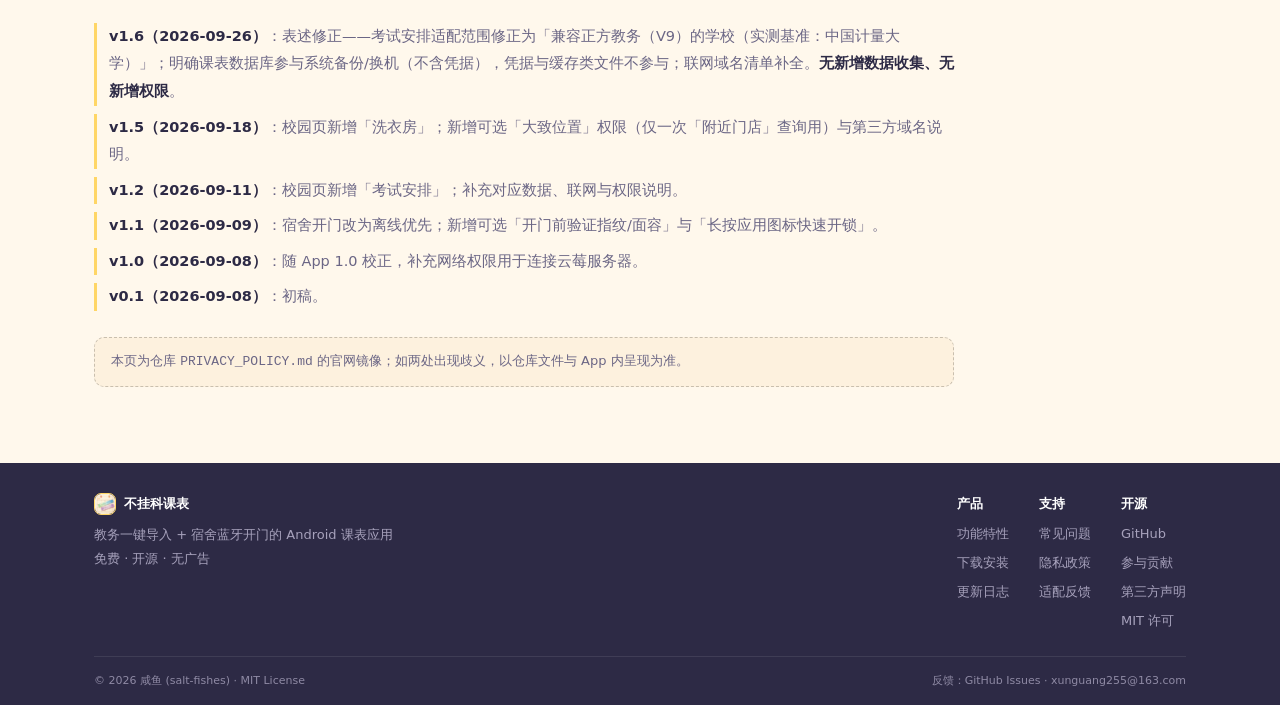
<file: website/privacy.html>
<!DOCTYPE html>
<html lang="zh-CN">
<head>
<meta charset="utf-8">
<meta name="viewport" content="width=device-width, initial-scale=1">
<title>隐私政策 · 不挂科课表</title>
<meta name="description" content="不挂科课表隐私政策：不收集任何个人身份信息，课表本地存储，门锁密钥 Keystore 加密，无广告无统计埋点。">
<meta name="theme-color" content="#333464">
<link rel="icon" type="image/png" href="assets/img/icon-192.png?v=2">
<link rel="stylesheet" href="assets/css/main.css?v=3">
<script>if(!matchMedia('(prefers-reduced-motion: reduce)').matches){document.documentElement.classList.add('js-anim');setTimeout(function(){if(!window.__siteReady)document.documentElement.classList.remove('js-anim')},5000)}</script>
</head>
<body>

<header class="nav">
  <div class="wrap nav-inner">
    <a class="logo" href="index.html"><img src="assets/img/icon-192.png?v=2" alt="" width="30" height="30">不挂科课表</a>
    <span class="badge-red">免费 · 开源 · MIT</span>
    <button class="nav-burger" id="navBurger" aria-label="打开菜单" aria-expanded="false">菜单</button>
    <nav class="nav-links" id="navLinks">
      <a href="index.html#features">功能</a>
      <a href="index.html#download">下载</a>
      <a href="changelog.html">更新日志</a>
      <a href="faq.html">常见问题</a>
      <a href="index.html#contribute">参与贡献</a>
    </nav>
    <a class="btn btn-nav nav-cta" href="index.html#download">下载 APK ↓</a>
  </div>
</header>

<main class="wrap">
  <div class="page-head">
    <a class="back-link" href="index.html">← 返回首页</a>
    <h1>隐私政策 <span class="hl-pen">Privacy</span></h1>
    <p>版本 v1.6 · 更新日期 2026-09-26 · 与 App 内「关于 → 隐私政策」及仓库 <code>PRIVACY_POLICY.md</code> 内容一致。本项目为开源软件，每条声明均可对照源码核验。</p>
  </div>

  <article class="pp">
    <div class="pp-note anim"><strong>一句话版：</strong>我们不收集、不上传、不存储任何个人身份信息。课表在你手机本地；卸载即删除全部数据。</div>

    <h2>一、我们收集什么</h2>
    <p><strong>我们不收集、不上传、不存储任何个人身份信息。</strong></p>
    <ol>
      <li><strong>课表数据</strong>：你导入的课程信息（课程名、教师、地点、周次、时间等）仅保存在你的设备本地数据库中。</li>
      <li><strong>教务账号凭据</strong>：网页导入时，你在内嵌浏览器里输入的教务账号与密码<strong>仅在浏览器会话内使用</strong>，App 不读取、不保存、不上传；导入完成后可一键清除该会话。</li>
      <li><strong>云莓（宿舍开门）凭据与门锁密钥</strong>：仅保存在本机，并使用 Android Keystore 的 AES-256/GCM 密钥加密；登录与同步请求由手机直连云莓服务器，App 不中转、不上传、不备份。</li>
      <li><strong>适配器脚本仓库数据</strong>：App 会从导入源仓库下载学校适配脚本索引与脚本文件（默认指向开源适配仓库，也可自定义），下载内容仅为公开脚本代码，不含你的个人信息。</li>
      <li><strong>考试安排</strong>：校园页读取的考试信息（课程、考试时间、考场、座位、考试方式）由 App 在你本人已登录教务系统的内嵌浏览器会话内解析，并加密缓存在本机。其中不含账号与密码，不上传、不参与云备份，可随时在页面内「清空」。</li>
      <li><strong>洗衣房</strong>：你选定的默认门店（名称/地址/公开坐标）与楼栋设备状态快照（空闲/运行中/剩余时间）缓存在本机，均为非敏感的公开信息，明文存储、可随换门店覆盖；不含任何账号、订单或支付数据。定位坐标不落盘。</li>
    </ol>

    <h2>二、联网行为</h2>
    <p>联网仅用于：</p>
    <ol>
      <li>下载学校适配器索引与脚本（来自导入源仓库）；</li>
      <li>在内嵌浏览器中加载你<strong>主动选择</strong>的教务网站并完成课表导入；</li>
      <li>宿舍开门的首次登录与手动「同步门锁」（直连云莓服务器）；</li>
      <li>校园页「考试安排」的读取（在你本人的教务系统内嵌浏览器会话内完成，App 不中转）；</li>
      <li>洗衣房的门店与设备状态查询（直连顺水平台 <code>batch.shunshuikj.cn</code>，只读，无需登录、不上传任何用户数据；下单跳转由微信/支付宝客户端完成，App 不碰支付与设备控制）。</li>
    </ol>
    <p>宿舍开门在登录一次后，门锁密钥保存在本机，<strong>日常开门完全在本机通过蓝牙完成，不再联网</strong>。除此之外，App 不会发起任何数据上报、统计埋点、广告或远程配置请求。</p>
    <p>内嵌浏览器的传输安全由你访问的教务网站自身决定：部分学校站点仍为 http，此时该页面内的通信不受加密保护，请留意所处网络环境。</p>

    <h2>三、权限说明</h2>
    <table class="anim">
      <tr><th>权限</th><th>用途</th></tr>
      <tr><td>网络（INTERNET）</td><td>下载适配脚本（GitHub / jsDelivr）、加载教务网页、宿舍开门首次登录与同步（云莓 base.yunmeitech.com）、洗衣房只读查询（顺水 batch.shunshuikj.cn）</td></tr>
      <tr><td>蓝牙（扫描/连接，Android 12+ 为 BLUETOOTH_SCAN/CONNECT）</td><td>连接宿舍门锁并发送开门指令，仅在你点击「开门」时使用，不在后台运行</td></tr>
      <tr><td>位置（仅 Android 11 及以下声明）</td><td>旧版系统的蓝牙扫描机制要求；不读取、不上传你的位置</td></tr>
      <tr><td>大致位置（可选，洗衣房）</td><td>仅在你点「附近门店」时使用一次，用于列出附近门店；不后台采集、不留存轨迹、不上传；拒绝授权不影响任何功能</td></tr>
      <tr><td>指纹/面容（可选）</td><td>开启「开门前验证」后开门本机校验，验证由系统完成</td></tr>
      <tr><td>通知（POST_NOTIFICATIONS）</td><td>课前上课提醒（可关闭）</td></tr>
      <tr><td>振动</td><td>操作反馈（底栏切换、调课落位等）</td></tr>
      <tr><td>精确闹钟</td><td>让课前提醒准点触发</td></tr>
      <tr><td>开机自启</td><td>重启后恢复课前提醒闹钟</td></tr>
      <tr><td>日历（可选，需授权）</td><td>将课表写入系统日历「不挂科课表」、考试写入「不挂科考试」，并支持分别清空</td></tr>
      <tr><td>文件/照片选择器（无对应系统权限）</td><td>通过系统照片选择器只读你主动选择的背景图片；导出 .ics 时写入你指定的位置。不申请存储权限</td></tr>
    </table>

    <h2>四、数据存储与删除</h2>
    <ol>
      <li>课程数据保存在应用私有数据库（Room），<strong>参与系统备份/换机迁移</strong>——这是有意设计，方便换机保留课表，其中不含任何账号凭据；背景图与适配脚本缓存在应用私有目录。</li>
      <li>云莓凭据、门锁密钥与考试安排缓存均经 Android Keystore AES-256/GCM 加密后存于 <code>campus_prefs.xml</code>；该文件不参与系统云备份与换机迁移（已通过 <code>data_extraction_rules.xml</code> / <code>backup_rules.xml</code> 显式排除），适配脚本缓存同样排除。</li>
      <li>写入系统的课程与考试分别保存在系统日历「不挂科课表」「不挂科考试」中，可在 App 内分别清空。</li>
      <li><strong>卸载 App 即删除全部本地数据。</strong></li>
    </ol>

    <h2>五、校园功能（宿舍开门、考试安排与洗衣房）</h2>
    <p>宿舍开门基于开源项目 yunmei_unintelligent（MIT）移植的第三方接口实现。蓝牙仅在你点击「开门」时启动，用于扫描并连接宿舍门锁、发送开门指令，不采集蓝牙轨迹。该接口通过逆向官方客户端获得，<strong>可能随官方更新而失效</strong>；本功能与云莓智能官方无关联，使用产生的任何后果由使用者自行承担。</p>
    <p>「考试安排」兼容<strong>正方教务（V9）</strong>的学校（实测基准：中国计量大学）：在 App 内嵌浏览器里登录教务系统后，读取你本人的考试时间、考场与座位，凭据不落盘（仅浏览器会话），结果加密缓存在本机。该能力向任何第三方不上报。</p>
    <p>「洗衣房」直连第三方顺水平台（<code>batch.shunshuikj.cn</code>）只读查询门店与洗衣机/烘干机等设备状态：无需登录、无用户身份、不上传任何数据；定位仅用于一次「附近门店」请求。下单/支付/启动设备均跳转官方小程序完成，App 不调用任何写接口。该接口通过逆向获得，可能随官方更新而失效；本功能与顺水官方无关联。</p>

    <h2>六、第三方内容</h2>
    <p>教务网页导入能力基于开源项目「拾光课程表」（Apache-2.0）的桥协议设计与社区适配脚本仓库（MIT），详见仓库 <code>THIRD_PARTY_NOTICES.md</code>。适配脚本在内嵌浏览器中解析你本人有权访问的教务页面内容，解析结果仅写入本地课表。</p>

    <h2>七、未成年人</h2>
    <p>本 App 面向在校学生的课表管理场景，不设年龄限制，也不收集未成年人信息。</p>

    <h2>八、联系方式</h2>
    <ul>
      <li>邮箱：<a href="mailto:xunguang255@163.com" style="color:var(--brand);font-weight:700">xunguang255@163.com</a></li>
      <li>GitHub Issues：<a href="https://github.com/salt-fishes/buguake-timetable/issues" style="color:var(--brand);font-weight:700">salt-fishes/buguake-timetable</a></li>
    </ul>

    <h2>九、声明的可核验性</h2>
    <p>本项目为开源软件（MIT），政策中的关键声明均有对应实现，可对照仓库 <code>ComposeApp/app/src/main/java/com/buguake/timetable/</code> 核验：凭据加密（<code>campus/LocalCrypto.kt</code>）、备份排除（<code>res/xml/backup_rules.xml</code>）、会话清除（<code>webimport/ui/ImportWebViewScreen.kt</code>）、离线开门（<code>campus/BleUnlocker.kt</code>）、联网端点（<code>campus/laundry/ShunshuiClient.kt</code> 等）、日历写入（<code>data/CalendarSync.kt</code>）。完整对照表见仓库 <code>PRIVACY_POLICY.md</code> 第九节。</p>

    <h2>变更记录</h2>
    <ul class="changelog-pp">
      <li><strong>v1.6（2026-09-26）</strong>：表述修正——考试安排适配范围修正为「兼容正方教务（V9）的学校（实测基准：中国计量大学）」；明确课表数据库参与系统备份/换机（不含凭据），凭据与缓存类文件不参与；联网域名清单补全。<strong>无新增数据收集、无新增权限</strong>。</li>
      <li><strong>v1.5（2026-09-18）</strong>：校园页新增「洗衣房」；新增可选「大致位置」权限（仅一次「附近门店」查询用）与第三方域名说明。</li>
      <li><strong>v1.2（2026-09-11）</strong>：校园页新增「考试安排」；补充对应数据、联网与权限说明。</li>
      <li><strong>v1.1（2026-09-09）</strong>：宿舍开门改为离线优先；新增可选「开门前验证指纹/面容」与「长按应用图标快速开锁」。</li>
      <li><strong>v1.0（2026-09-08）</strong>：随 App 1.0 校正，补充网络权限用于连接云莓服务器。</li>
      <li><strong>v0.1（2026-09-08）</strong>：初稿。</li>
    </ul>

    <div class="pp-note" style="margin-top:26px">本页为仓库 <code>PRIVACY_POLICY.md</code> 的官网镜像；如两处出现歧义，以仓库文件与 App 内呈现为准。</div>
  </article>
</main>

<footer class="footer">
  <div class="wrap">
    <div class="footer-grid">
      <div class="footer-brand">
        <div class="name"><img src="assets/img/icon-192.png?v=2" alt="">不挂科课表</div>
        <p>教务一键导入 + 宿舍蓝牙开门的 Android 课表应用<br>免费 · 开源 · 无广告</p>
      </div>
      <div class="footer-col"><b>产品</b>
        <a href="index.html#features">功能特性</a><a href="index.html#download">下载安装</a><a href="changelog.html">更新日志</a>
      </div>
      <div class="footer-col"><b>支持</b>
        <a href="faq.html">常见问题</a><a href="privacy.html">隐私政策</a><a href="https://github.com/salt-fishes/buguake-timetable/issues">适配反馈</a>
      </div>
      <div class="footer-col"><b>开源</b>
        <a href="https://github.com/salt-fishes/buguake-timetable">GitHub</a><a href="index.html#contribute">参与贡献</a>
        <a href="https://github.com/salt-fishes/buguake-timetable/blob/main/THIRD_PARTY_NOTICES.md">第三方声明</a>
        <a href="https://github.com/salt-fishes/buguake-timetable/blob/main/LICENSE">MIT 许可</a>
      </div>
    </div>
    <div class="footer-bottom">
      <span>© 2026 咸鱼 (salt-fishes) · MIT License</span>
      <span>反馈：GitHub Issues · <a href="mailto:xunguang255@163.com">xunguang255@163.com</a></span>
    </div>
  </div>
</footer>

<script src="assets/js/anime.min.js?v=4.5.0"></script>
<script src="assets/js/main.js?v=6"></script>
</body>
</html>
</file>
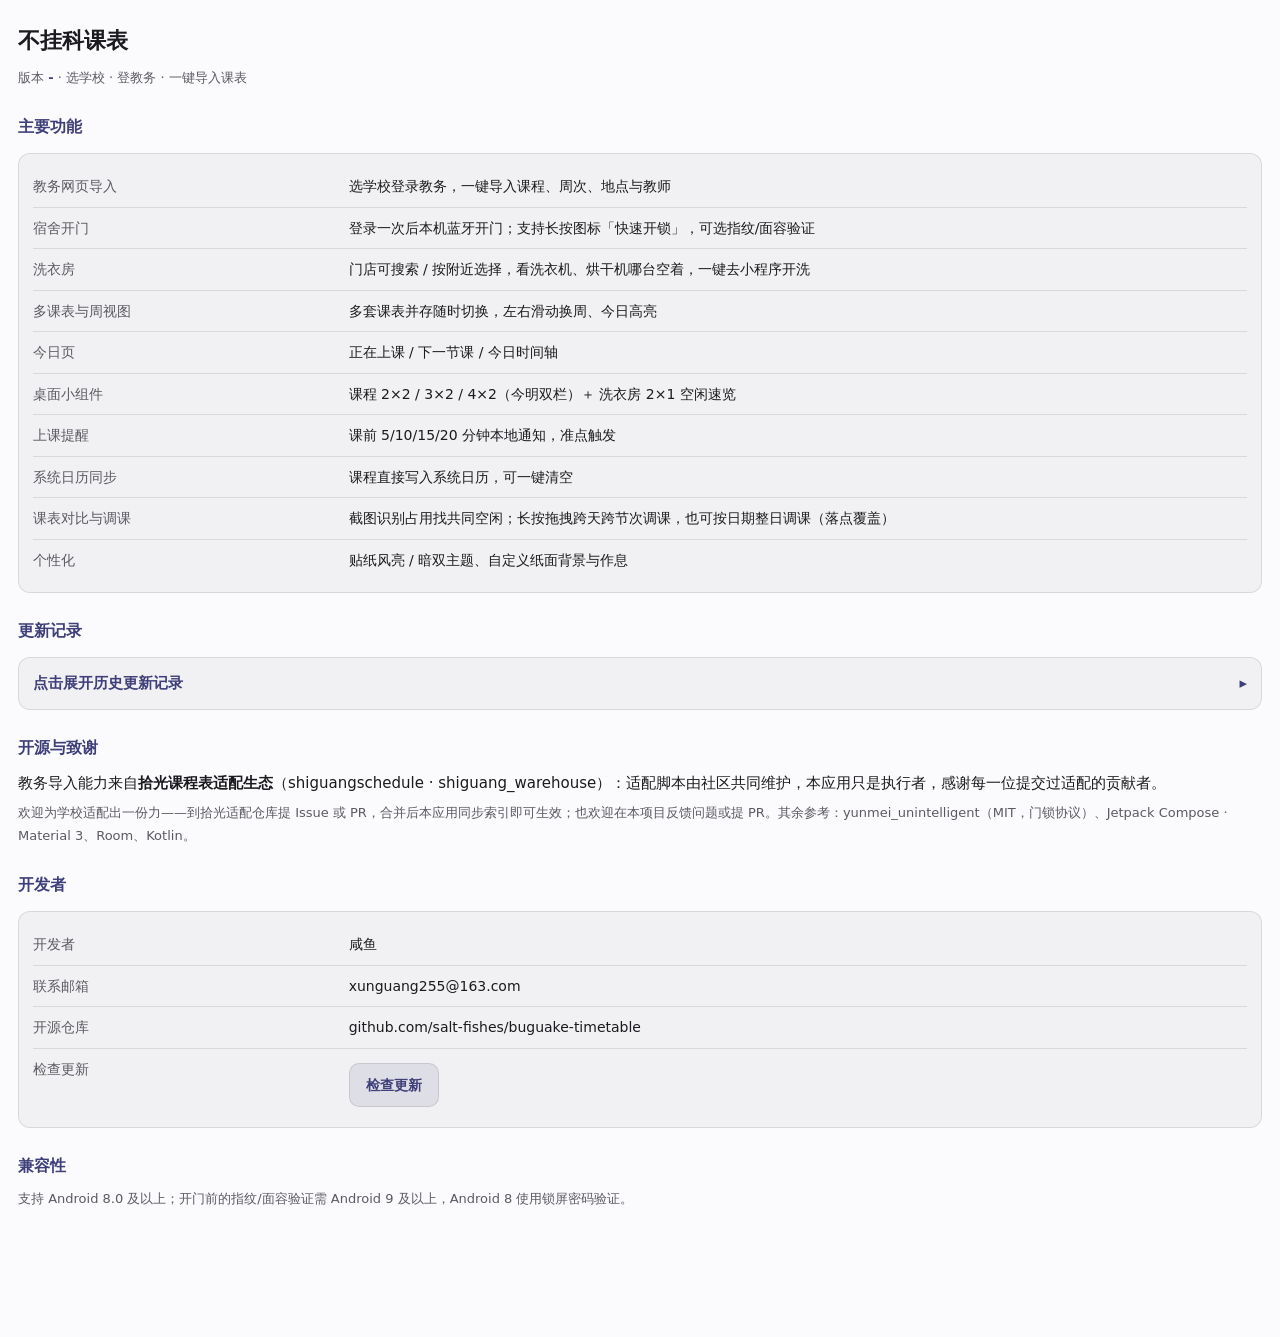
<file: ComposeApp/app/src/main/assets/html/about.html>
<!DOCTYPE html>
<html lang="zh-CN">
<head>
<meta charset="utf-8">
<meta name="viewport" content="width=device-width, initial-scale=1, viewport-fit=cover">
<title>关于</title>
<style>
  :root{
    --fg:#1b1b1f; --dim:#5a5a63; --accent:#3f3f7a;
    --bg:#fbfbfd; --panel:rgba(0,0,0,.04); --line:rgba(0,0,0,.10); --btn:rgba(63,63,122,.10);
  }
  html.dark{
    --fg:#e7e7ec; --dim:#a6a6b2; --accent:#bcbcff;
    --bg:#131317; --panel:rgba(255,255,255,.07); --line:rgba(255,255,255,.14); --btn:rgba(188,188,255,.14);
  }
  *{box-sizing:border-box}
  body{
    margin:0; padding:18px 18px 120px;
    font:15px/1.75 system-ui,-apple-system,"PingFang SC","Microsoft YaHei",sans-serif;
    color:var(--fg); background:var(--bg); -webkit-text-size-adjust:100%;
  }
  h1{ font-size:22px; margin:4px 0 2px }
  h2{ font-size:16px; margin:24px 0 8px; color:var(--accent) }
  p,li{ margin:6px 0 }
  ul{ padding-left:20px; margin:6px 0 }
  .dim{ color:var(--dim); font-size:13px }
  .card{
    background:var(--panel); border:1px solid var(--line);
    border-radius:12px; padding:12px 14px; margin:12px 0;
  }
  table{ width:100%; border-collapse:collapse; font-size:14px }
  td{ padding:8px 0; border-bottom:1px solid var(--line); vertical-align:top }
  td.k{ width:26%; color:var(--dim); padding-right:10px }
  tr:last-child td{ border-bottom:none }
  .ver{ color:var(--accent); font-weight:600 }
  details.card{ padding:0 }
  details.card summary{
    cursor:pointer; padding:12px 14px; color:var(--accent); font-weight:600;
    list-style:none; user-select:none;
  }
  details.card summary::-webkit-details-marker{ display:none }
  details.card summary::after{ content:"▸"; float:right; transition:transform .2s }
  details.card[open] summary::after{ transform:rotate(90deg) }
  details.card .verlist{ padding:2px 14px 12px }
  button{
    font:inherit; color:var(--accent); font-weight:600;
    background:var(--btn); border:1px solid var(--line);
    border-radius:10px; padding:9px 16px; margin-top:6px;
  }
  b{ font-weight:600 }
</style>
</head>
<body>
<h1>不挂科课表</h1>
<p class="dim">版本 <span class="ver" id="ver">-</span> · 选学校 · 登教务 · 一键导入课表</p>

<h2>主要功能</h2>
<div class="card">
  <table>
    <tr><td class="k">教务网页导入</td><td>选学校登录教务，一键导入课程、周次、地点与教师</td></tr>
    <tr><td class="k">宿舍开门</td><td>登录一次后本机蓝牙开门；支持长按图标「快速开锁」，可选指纹/面容验证</td></tr>
    <tr><td class="k">洗衣房</td><td>门店可搜索 / 按附近选择，看洗衣机、烘干机哪台空着，一键去小程序开洗</td></tr>
    <tr><td class="k">多课表与周视图</td><td>多套课表并存随时切换，左右滑动换周、今日高亮</td></tr>
    <tr><td class="k">今日页</td><td>正在上课 / 下一节课 / 今日时间轴</td></tr>
    <tr><td class="k">桌面小组件</td><td>课程 2×2 / 3×2 / 4×2（今明双栏）＋ 洗衣房 2×1 空闲速览</td></tr>
    <tr><td class="k">上课提醒</td><td>课前 5/10/15/20 分钟本地通知，准点触发</td></tr>
    <tr><td class="k">系统日历同步</td><td>课程直接写入系统日历，可一键清空</td></tr>
    <tr><td class="k">课表对比与调课</td><td>截图识别占用找共同空闲；长按拖拽跨天跨节次调课，也可按日期整日调课（落点覆盖）</td></tr>
    <tr><td class="k">个性化</td><td>贴纸风亮 / 暗双主题、自定义纸面背景与作息</td></tr>
  </table>
</div>

<h2>更新记录</h2>
<details class="card">
  <summary>点击展开历史更新记录</summary>
  <div class="verlist">
  <p><b>v1.6.1</b></p>
  <ul>
    <li>底栏胶囊拖拽重做：拖动时与手指 1:1 跟手（此前要松手才跳到目标），跨槽位轻震、松手弹簧吸附到位</li>
    <li>新增圆形主题切换：换亮/暗主题时，新主题从手指按下的那一点扩展开来</li>
    <li>新增主题色：色盘自选主题色与文字颜色，或跟随系统壁纸取色；只换品牌色与其上的文字色，纸面与墨色保持不变</li>
    <li>周数滑杆支持惯性吸附：甩得快会先滑过目标周次再吸回，慢速松手直接吸附</li>
    <li>周次「全选 / 重置」改为按周次依次错峰弹出，选中状态与数字仍同帧生效</li>
    <li>全应用提示改用系统提示：轻提示是系统 Toast，需要确认或输入的用系统弹窗（教务导入页的提示同样走系统），不再被页面内容遮挡</li>
    <li>教务导入：点适配器后显示「正在准备导入脚本」进度反馈，并修复取脚本时界面卡住不响应的问题</li>
    <li>修复自定义纸面背景「裁剪后无法保存」：系统裁剪缺少输出文件写权限（华为等机型必现），并加了应用内裁剪兜底</li>
    <li>跟随系统「动画时长缩放」：系统关掉动画后，应用内自定义动效一并瞬时完成</li>
    <li>修复今日页课程进度条会先冲过 100% 再回落的问题</li>
  </ul>
  <p><b>v1.6</b></p>
  <ul>
    <li>全新「校园贴纸风」界面，与官网同款设计语言，亮/暗双主题重做</li>
    <li>课表去网格线：课程块变贴纸卡片，直接落在纸面上</li>
    <li>新增按日期调课：把某天的课整日调到另一日期，支持跨周，落点直接覆盖</li>
    <li>全部图标重绘为纸绘线稿风格，桌面快捷方式图标同步更新</li>
    <li>二级/三级页右滑返回全应用统一</li>
    <li>悬浮岛切换动效升级：预备-主动作-跟随三段编排</li>
    <li>R8 代码压缩与资源收缩：APK 约 24MB 降至 2.5MB，冷启动更快</li>
    <li>修复暗色模式下深蓝文字与描边可读性问题</li>
    <li>隐私政策与说明文档全面更新（声明可对照源码核验）</li>
  </ul>
  <p><b>v1.5</b></p>
  <ul>
    <li>校园页新增「洗衣房」：门店可搜索 / 按附近选择，查看洗衣机、烘干机实时状态与剩余时间，空闲的排前面，剩余时间本地倒计时</li>
    <li>设备一键跳转官方小程序开洗；查询无需登录、不上传任何数据，下单与支付仍在官方小程序完成</li>
    <li>新增 2×1「洗衣房」桌面小组件：速览上次浏览楼栋的空闲洗衣机 / 烘干机数，每 30 分钟自动刷新</li>
    <li>洗衣房小组件与长按应用图标「洗衣房」快捷方式点击直达上次浏览的楼栋设备页</li>
    <li>上次浏览的楼栋自动记忆，再次进入直接打开；无楼栋门店（如含辉苑）直接进入全部设备</li>
    <li>修复部分教务系统（超星等）登录页在桌面模式下只显示背景、登录框打不开的问题：该站登录页依赖 body 撑高布局，此前注入的固定宽度 viewport 会把它算成 0 高度而被整体裁掉</li>
    <li>修复内嵌浏览器请求头透传：不再额外剥离 Accept-Encoding 等头，避免服务端按非浏览器客户端降级返回</li>
    <li>内嵌浏览器补齐桌面模式文字自适应；切回手机模式复用系统原始 UA</li>
    <li>通用适配器新增顶栏网址输入：没有默认入口时直接进入输入态，标题栏显示教务页标题，随时可改教务网址</li>
    <li>启动速度优化：偏好首读、玻璃背景图解码、首页考试数据读取移出主线程，缓解冷启动卡顿</li>
  </ul>
  <p><b>v1.4</b></p>
  <ul>
    <li>宿舍开门页整页重构：解决该页文字重叠问题，数据详情页与主页转场和全应用一致</li>
    <li>快捷方式「快速开锁」只触发一次：切换页面后返回不再重复开门</li>
    <li>宿舍开门页新增显著提示：首次开锁需扫描学习门锁 MAC 地址，学习后开锁直连更快</li>
    <li>修复「检查更新」一点就失败的问题（网络请求误跑在主线程）</li>
    <li>二 / 三级页转场升级为深度缩放 + 淡切：进入迎面放大、返回缩回退场，方向随层级变化</li>
    <li>选择学校页支持边缘侧滑返回；底部导航栏改为居中悬浮岛（投影 + 玻璃底）；黑夜模式启动图标更新</li>
    <li>全部二级 / 三级页面统一进入与退出转场，均支持边缘侧滑返回；截图识别校正页补齐动画与返回</li>
    <li>全应用细节动效补全：周次与数字滚动、进入退场淡切、卡片与开关触感反馈贯穿各页面</li>
    <li>首页周次滑动抖动修复；周数滑杆限定在学期内，手动左右滑页仍不受限制</li>
    <li>关于页更新记录改为默认收起</li>
  </ul>
  <p><b>v1.3</b></p>
  <ul>
    <li>考试安排合并进首页课表：教务读取的考试按真实时间自动落位，节次轴自动显示考试时间区间；块内显示学分 / 座位号 / 地点</li>
    <li>考试设置页精简为纯列表；新增「首页显示考试」开关</li>
    <li>周次不再受开学时间限制：开学前按真实日期自动定位，可自由翻页</li>
    <li>长按空白格添加课程（自动预填星期与节次）；长按调课范围可在设置中固定，不再每次询问</li>
    <li>作息表支持统一设置课程时间（起始 + 节时长 + 节间休息），并可保存预设一键切换</li>
    <li>背景图改走系统原生裁剪；换图自动清理旧背景并即时刷新；内置渐变背景改为曲线边缘光</li>
    <li>门锁改为手动同步，进页面不再自动刷新</li>
    <li>小组件 2×4 改为 4×2 双栏：左栏今天、右栏明天</li>
  </ul>
  <p><b>v1.2</b></p>
  <ul>
    <li>考试安排上线：应用内登录正方教务，自动读取考试时间 / 考场 / 座位号，支持列表与周次视图、写入日历与导出</li>
    <li>多课表绑定小组件：每个桌面小组件可绑定不同课表</li>
  </ul>
  <p><b>v1.1</b></p>
  <ul>
    <li>宿舍开门改为离线优先：登录一次后门锁密钥本地加密保存，日常开门不再联网、不再重复登录</li>
    <li>新增可选「开门前验证指纹/面容」，验证通过后 60 秒内可连续开门</li>
    <li>新增「长按应用图标 → 快速开锁」，用默认门锁直接开门；可选开门后自动退出</li>
    <li>隐私政策与关于页改为 HTML 呈现并精简内容</li>
  </ul>
  <p><b>v1.0</b></p>
  <ul>
    <li>版本号正式升级为 1.0；宿舍开门支持记住真实 MAC 快速开锁</li>
    <li>新增「数据详情」页：展示登录后获取的账号 / 学校 / 门锁数据，默认脱敏</li>
    <li>底部导航「校园」换用学校图标；关于页新增手动「检查更新」</li>
    <li>隐私政策与联网说明按实际行为重新校正</li>
  </ul>
  <p><b>v0.1.0</b></p>
  <ul>
    <li>教务网页导入上线（基于拾光开源适配生态）；校园页上线云莓宿舍蓝牙开门</li>
    <li>多课表 / 周视图 / 小组件 / 提醒 / 日历同步 / 课表对比；液态玻璃界面风格</li>
  </ul>
  </div>
</details>

<h2>开源与致谢</h2>
<p>教务导入能力来自<b>拾光课程表适配生态</b>（shiguangschedule · shiguang_warehouse）：适配脚本由社区共同维护，本应用只是执行者，感谢每一位提交过适配的贡献者。</p>
<p class="dim">欢迎为学校适配出一份力——到拾光适配仓库提 Issue 或 PR，合并后本应用同步索引即可生效；也欢迎在本项目反馈问题或提 PR。其余参考：yunmei_unintelligent（MIT，门锁协议）、Jetpack Compose · Material 3、Room、Kotlin。</p>

<h2>开发者</h2>
<div class="card">
  <table>
    <tr><td class="k">开发者</td><td>咸鱼</td></tr>
    <tr><td class="k">联系邮箱</td><td>xunguang255@163.com</td></tr>
    <tr><td class="k">开源仓库</td><td>github.com/salt-fishes/buguake-timetable</td></tr>
    <tr><td class="k">检查更新</td><td><button onclick="try{AndroidBridge.post('checkUpdate')}catch(e){}">检查更新</button></td></tr>
  </table>
</div>

<h2>兼容性</h2>
<p class="dim">支持 Android 8.0 及以上；开门前的指纹/面容验证需 Android 9 及以上，Android 8 使用锁屏密码验证。</p>

<script>
  var p = new URLSearchParams(location.search);
  if (p.get('dark') === '1') document.documentElement.classList.add('dark');
  // 底色由应用侧传入（与顶栏同一个 surface 颜色），保证整页只有一层
  var bg = p.get('bg');
  if (bg) document.documentElement.style.setProperty('--bg', '#' + bg);
  var v = p.get('v');
  if (v) document.getElementById('ver').textContent = 'v' + v;
</script>
</body>
</html>
</file>
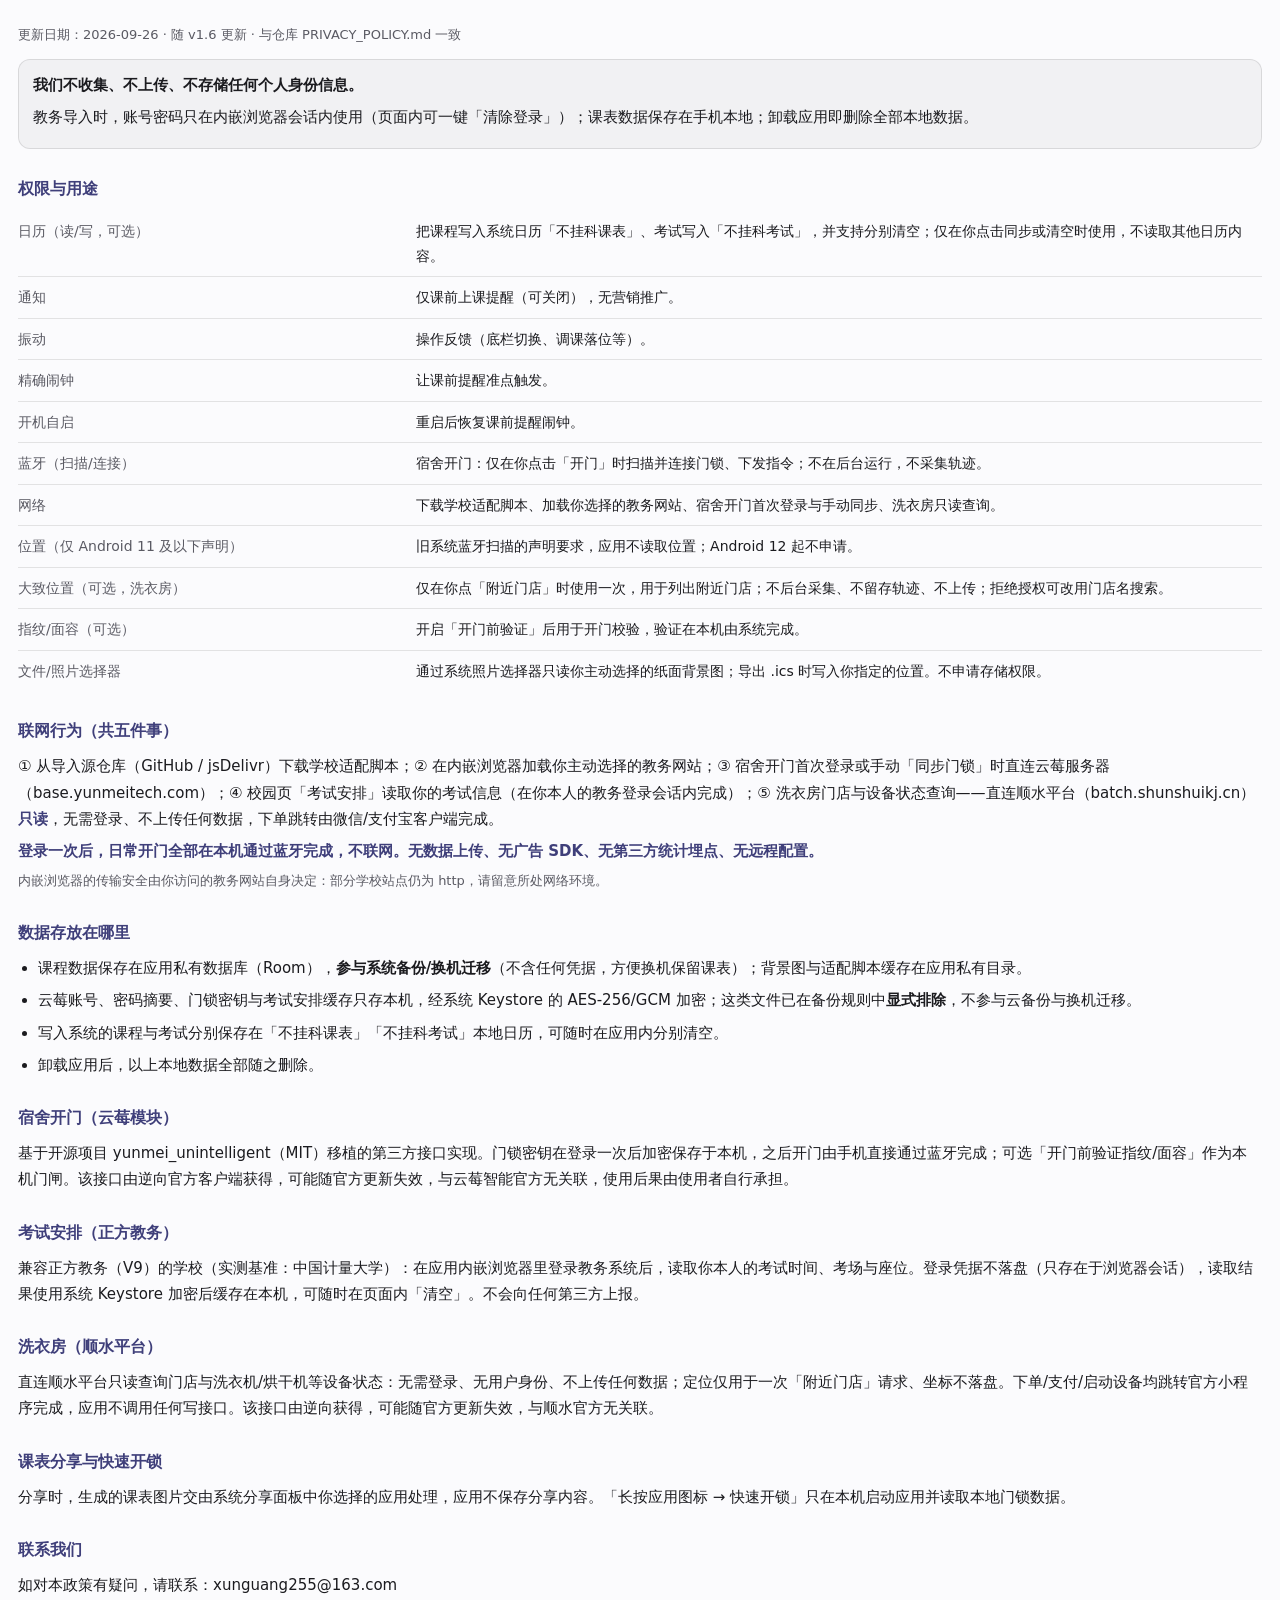
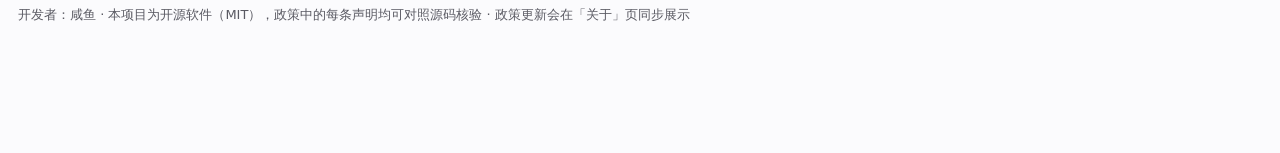
<file: ComposeApp/app/src/main/assets/html/privacy.html>
<!DOCTYPE html>
<html lang="zh-CN">
<head>
<meta charset="utf-8">
<meta name="viewport" content="width=device-width, initial-scale=1, viewport-fit=cover">
<title>隐私政策</title>
<style>
  :root{
    --fg:#1b1b1f; --dim:#5a5a63; --accent:#3f3f7a;
    --bg:#fbfbfd; --panel:rgba(0,0,0,.04); --line:rgba(0,0,0,.10);
  }
  html.dark{
    --fg:#e3deea; --dim:#a9a3be; --accent:#c5c4f2;
    --bg:#1c1926; --panel:rgba(255,255,255,.06); --line:rgba(255,255,255,.14);
  }
  *{box-sizing:border-box}
  body{
    margin:0; padding:18px 18px 120px;
    font:15px/1.75 system-ui,-apple-system,"PingFang SC","Microsoft YaHei",sans-serif;
    color:var(--fg); background:var(--bg);
    -webkit-text-size-adjust:100%;
  }
  h1{ font-size:22px; margin:4px 0 4px }
  h2{ font-size:16px; margin:26px 0 8px; color:var(--accent) }
  p,li{ margin:6px 0 }
  ul{ padding-left:20px; margin:6px 0 }
  .dim{ color:var(--dim); font-size:13px }
  .accent{ color:var(--accent); font-weight:600 }
  .card{
    background:var(--panel); border:1px solid var(--line);
    border-radius:12px; padding:12px 14px; margin:12px 0;
  }
  table{ width:100%; border-collapse:collapse; font-size:14px }
  td{ padding:8px 0; border-bottom:1px solid var(--line); vertical-align:top }
  td.k{ width:32%; color:var(--dim); padding-right:10px }
  tr:last-child td{ border-bottom:none }
</style>
</head>
<body>
<p class="dim">更新日期：2026-09-26 · 随 v1.6 更新 · 与仓库 PRIVACY_POLICY.md 一致</p>

<div class="card">
  <b>我们不收集、不上传、不存储任何个人身份信息。</b>
  <p>教务导入时，账号密码只在内嵌浏览器会话内使用（页面内可一键「清除登录」）；课表数据保存在手机本地；卸载应用即删除全部本地数据。</p>
</div>

<h2>权限与用途</h2>
<table>
  <tr><td class="k">日历（读/写，可选）</td><td>把课程写入系统日历「不挂科课表」、考试写入「不挂科考试」，并支持分别清空；仅在你点击同步或清空时使用，不读取其他日历内容。</td></tr>
  <tr><td class="k">通知</td><td>仅课前上课提醒（可关闭），无营销推广。</td></tr>
  <tr><td class="k">振动</td><td>操作反馈（底栏切换、调课落位等）。</td></tr>
  <tr><td class="k">精确闹钟</td><td>让课前提醒准点触发。</td></tr>
  <tr><td class="k">开机自启</td><td>重启后恢复课前提醒闹钟。</td></tr>
  <tr><td class="k">蓝牙（扫描/连接）</td><td>宿舍开门：仅在你点击「开门」时扫描并连接门锁、下发指令；不在后台运行，不采集轨迹。</td></tr>
  <tr><td class="k">网络</td><td>下载学校适配脚本、加载你选择的教务网站、宿舍开门首次登录与手动同步、洗衣房只读查询。</td></tr>
  <tr><td class="k">位置（仅 Android 11 及以下声明）</td><td>旧系统蓝牙扫描的声明要求，应用不读取位置；Android 12 起不申请。</td></tr>
  <tr><td class="k">大致位置（可选，洗衣房）</td><td>仅在你点「附近门店」时使用一次，用于列出附近门店；不后台采集、不留存轨迹、不上传；拒绝授权可改用门店名搜索。</td></tr>
  <tr><td class="k">指纹/面容（可选）</td><td>开启「开门前验证」后用于开门校验，验证在本机由系统完成。</td></tr>
  <tr><td class="k">文件/照片选择器</td><td>通过系统照片选择器只读你主动选择的纸面背景图；导出 .ics 时写入你指定的位置。不申请存储权限。</td></tr>
</table>

<h2>联网行为（共五件事）</h2>
<p>① 从导入源仓库（GitHub / jsDelivr）下载学校适配脚本；② 在内嵌浏览器加载你主动选择的教务网站；③ 宿舍开门首次登录或手动「同步门锁」时直连云莓服务器（base.yunmeitech.com）；④ 校园页「考试安排」读取你的考试信息（在你本人的教务登录会话内完成）；⑤ 洗衣房门店与设备状态查询——直连顺水平台（batch.shunshuikj.cn）<span class="accent">只读</span>，无需登录、不上传任何数据，下单跳转由微信/支付宝客户端完成。</p>
<p class="accent">登录一次后，日常开门全部在本机通过蓝牙完成，不联网。无数据上传、无广告 SDK、无第三方统计埋点、无远程配置。</p>
<p class="dim">内嵌浏览器的传输安全由你访问的教务网站自身决定：部分学校站点仍为 http，请留意所处网络环境。</p>

<h2>数据存放在哪里</h2>
<ul>
  <li>课程数据保存在应用私有数据库（Room），<b>参与系统备份/换机迁移</b>（不含任何凭据，方便换机保留课表）；背景图与适配脚本缓存在应用私有目录。</li>
  <li>云莓账号、密码摘要、门锁密钥与考试安排缓存只存本机，经系统 Keystore 的 AES-256/GCM 加密；这类文件已在备份规则中<b>显式排除</b>，不参与云备份与换机迁移。</li>
  <li>写入系统的课程与考试分别保存在「不挂科课表」「不挂科考试」本地日历，可随时在应用内分别清空。</li>
  <li>卸载应用后，以上本地数据全部随之删除。</li>
</ul>

<h2>宿舍开门（云莓模块）</h2>
<p>基于开源项目 yunmei_unintelligent（MIT）移植的第三方接口实现。门锁密钥在登录一次后加密保存于本机，之后开门由手机直接通过蓝牙完成；可选「开门前验证指纹/面容」作为本机门闸。该接口由逆向官方客户端获得，可能随官方更新失效，与云莓智能官方无关联，使用后果由使用者自行承担。</p>

<h2>考试安排（正方教务）</h2>
<p>兼容正方教务（V9）的学校（实测基准：中国计量大学）：在应用内嵌浏览器里登录教务系统后，读取你本人的考试时间、考场与座位。登录凭据不落盘（只存在于浏览器会话），读取结果使用系统 Keystore 加密后缓存在本机，可随时在页面内「清空」。不会向任何第三方上报。</p>

<h2>洗衣房（顺水平台）</h2>
<p>直连顺水平台只读查询门店与洗衣机/烘干机等设备状态：无需登录、无用户身份、不上传任何数据；定位仅用于一次「附近门店」请求、坐标不落盘。下单/支付/启动设备均跳转官方小程序完成，应用不调用任何写接口。该接口由逆向获得，可能随官方更新失效，与顺水官方无关联。</p>

<h2>课表分享与快速开锁</h2>
<p>分享时，生成的课表图片交由系统分享面板中你选择的应用处理，应用不保存分享内容。「长按应用图标 → 快速开锁」只在本机启动应用并读取本地门锁数据。</p>

<h2>联系我们</h2>
<p>如对本政策有疑问，请联系：xunguang255@163.com</p>
<p class="dim">开发者：咸鱼 · 本项目为开源软件（MIT），政策中的每条声明均可对照源码核验 · 政策更新会在「关于」页同步展示</p>

<script>
  var p = new URLSearchParams(location.search);
  if (p.get('dark') === '1') document.documentElement.classList.add('dark');
  // 底色由应用侧传入（与顶栏同一个 surface 颜色），保证整页只有一层
  var bg = p.get('bg');
  if (bg) document.documentElement.style.setProperty('--bg', '#' + bg);
</script>
</body>
</html>
</file>
<file: website/assets/css/main.css>
/* 不挂科课表 官网 · 校园贴纸风设计系统
   token 与组件规范见 docs/superpowers/specs/2026-09-23-buguake-website-design.md §3 */
:root {
  --paper: #fff8ec;
  --paper-2: #fdf1de;
  --ink: #2d2a45;
  --brand: #333464;
  --hl: #ffd666;
  --dim: #6b6685;
  --faint: #8a849f;
  --card: #ffffff;
  --line-soft: #c9bfae;
  --red: #c0392b;

  --c-blue-bg: #eef0ff;   --c-blue-fg: #7c8df0;
  --c-orange-bg: #fff0e6; --c-orange-fg: #e8894a;
  --c-green-bg: #e9f8f1;  --c-green-fg: #3ba57a;
  --c-purple-bg: #f6e9ff; --c-purple-fg: #9a5ec9;
  --c-yellow-bg: #fff9d9; --c-yellow-fg: #c9a227;

  --border-w: 2.5px;
  --shadow: 4px 4px 0 var(--ink);
  --shadow-lg: 6px 6px 0 var(--ink);
  --radius: 16px;
  --font: system-ui, -apple-system, "PingFang SC", "Microsoft YaHei", sans-serif;
}

* { box-sizing: border-box; }
html { scroll-behavior: smooth; }
body {
  margin: 0;
  background: var(--paper);
  color: var(--ink);
  font: 15px/1.75 var(--font);
  -webkit-text-size-adjust: 100%;
  overflow-x: hidden;
}
a { color: inherit; text-decoration: none; }
img { max-width: 100%; display: block; }
strong { font-weight: 800; }

.wrap { max-width: 1160px; margin: 0 auto; padding: 0 34px; }
.section { padding: 46px 0 10px; }

/* ---------- 文字角色 ---------- */
.eyebrow {
  font-size: 12px; font-weight: 800; letter-spacing: .2em;
  color: #b09a6e; margin: 0 0 8px;
}
.h2 { font-size: 30px; font-weight: 900; line-height: 1.3; margin: 0 0 24px; }
.h2 .mark { background: var(--hl); padding: 0 6px; border-radius: 4px; }
.sub { color: var(--dim); font-size: 14px; margin: 6px 0 0; }
.dim { color: var(--dim); }
.faint { color: var(--faint); font-size: 12px; }
.hl-pen {
  background: linear-gradient(transparent 58%, var(--hl) 58%);
  padding: 0 4px;
}

/* ---------- 贴纸组件 ---------- */
.sticker {
  background: var(--card);
  border: var(--border-w) solid var(--ink);
  border-radius: var(--radius);
  box-shadow: var(--shadow);
}
.sticker-lg { box-shadow: var(--shadow-lg); }
.badge {
  display: inline-flex; align-items: center; gap: 6px;
  font-size: 12px; font-weight: 800;
  background: var(--hl); color: var(--ink);
  border: 2px solid var(--ink); border-radius: 99px;
  padding: 4px 12px;
  box-shadow: 2px 2px 0 var(--ink);
  transform: rotate(-1.5deg);
  white-space: nowrap;
}
.badge-red { background: #ffe1e1; color: var(--red); font-size: 10px; padding: 2px 9px; box-shadow: none; border-width: 1.5px; transform: none; }

.btn {
  display: inline-flex; align-items: center; justify-content: center; gap: 6px;
  font-weight: 900; cursor: pointer; user-select: none;
  border: var(--border-w) solid var(--ink); border-radius: 14px;
  padding: 13px 24px; font-size: 14px; line-height: 1;
  box-shadow: var(--shadow); background: var(--card); color: var(--ink);
  transition: transform .15s ease, box-shadow .15s ease;
}
.btn:hover { transform: translateY(-2px); box-shadow: 6px 6px 0 var(--ink); }
.btn:active { transform: translateY(1px) scale(.97); box-shadow: 2px 2px 0 var(--ink); }
.btn-primary { background: var(--brand); color: #fff; font-size: 15px; padding: 15px 28px; }
.btn-nav {
  padding: 8px 16px; font-size: 12px; border-width: 2px;
  background: var(--brand); color: var(--hl); border-radius: 99px;
  box-shadow: 2.5px 2.5px 0 var(--ink);
}
.btn-sm { padding: 11px 20px; font-size: 13px; border-width: 2px; border-radius: 12px; }

/* ---------- 导航 ---------- */
.nav {
  position: sticky; top: 0; z-index: 50;
  background: rgba(255, 248, 236, .94);
  backdrop-filter: blur(6px);
  border-bottom: 2px dashed #e5d5b8;
}
.nav-inner {
  display: flex; align-items: center; gap: 14px;
  padding: 13px 0;
}
.logo { display: flex; align-items: center; gap: 9px; font-weight: 900; font-size: 16px; }
.logo img {
  width: 30px; height: 30px; border-radius: 9px;
  border: 2px solid var(--ink); box-shadow: 2px 2px 0 var(--ink);
}
.nav-links { margin-left: auto; display: flex; gap: 20px; font-size: 13px; font-weight: 700; }
.nav-links a { position: relative; padding: 2px 0; }
.nav-links a:hover { color: var(--brand); }
.nav-links a::after {
  content: ""; position: absolute; left: 0; right: 100%; bottom: -2px; height: 7px;
  background: var(--hl); z-index: -1; transition: right .25s ease;
}
.nav-links a:hover::after { right: 0; }
.nav-cta { margin-left: 4px; }
.nav-burger { display: none; }

/* ---------- Hero ---------- */
.hero { display: flex; gap: 40px; align-items: center; padding: 56px 0 48px; }
.hero-copy { flex: 1; min-width: 0; }
.hero-title {
  font-size: clamp(34px, 4.2vw, 46px); font-weight: 900;
  line-height: 1.22; letter-spacing: -.01em; margin: 18px 0 14px;
}
.hero-desc { font-size: 15px; color: #5b5675; line-height: 1.8; margin: 0 0 26px; max-width: 460px; }
.hero-cta { display: flex; gap: 14px; align-items: center; flex-wrap: wrap; }
.hero-note { font-size: 12px; color: var(--faint); }
.hero-chips { display: flex; gap: 10px; margin-top: 22px; flex-wrap: wrap; font-size: 12px; color: var(--dim); }
.chip {
  background: var(--card); border: 1.5px dashed var(--line-soft);
  padding: 5px 12px; border-radius: 8px;
}

/* Hero 右侧组合 */
.hero-art { flex: 1; position: relative; display: flex; justify-content: center; min-width: 0; }
.phone {
  width: 310px; max-width: 100%;
  background: var(--card);
  border: 3.5px solid var(--ink); border-radius: 32px;
  box-shadow: 10px 10px 0 var(--ink);
  padding: 18px 16px 16px; transform: rotate(2deg);
  position: relative; z-index: 2;
}
.phone-status { display: flex; justify-content: space-between; font-size: 10px; font-weight: 800; color: var(--faint); margin-bottom: 4px; }
.phone-head { display: flex; align-items: baseline; gap: 8px; margin-bottom: 4px; }
.phone-week { font-size: 17px; font-weight: 900; }
.phone-date { font-size: 10px; color: var(--faint); }
.phone-tools { margin-left: auto; font-size: 10px; color: var(--c-blue-fg); font-weight: 800; }
.phone-grid { display: flex; flex-direction: column; gap: 4px; margin-top: 8px; }
.pg-row { display: grid; grid-template-columns: 30px repeat(5, 1fr); gap: 3px; }
.pg-head { font-size: 8.5px; text-align: center; color: var(--faint); font-weight: 800; margin-bottom: 6px; }
.pg-head b { color: var(--red); }
.pg-axis { font-size: 7.5px; color: var(--faint); text-align: center; padding-top: 6px; }
.pg-cell {
  border: 1.5px solid var(--ink); border-radius: 7px;
  padding: 5px 4px; font-size: 8.5px; font-weight: 800; position: relative;
  overflow: hidden;
}
.pg-cell small { display: block; font-weight: 700; }
.pg-empty { border: 1.5px dashed #e0d8c8; background: transparent; }
.pg-blue { background: var(--c-blue-bg); }   .pg-blue small { color: var(--c-blue-fg); }
.pg-orange { background: var(--c-orange-bg); } .pg-orange small { color: var(--c-orange-fg); }
.pg-green { background: var(--c-green-bg); } .pg-green small { color: var(--c-green-fg); }
.pg-purple { background: var(--c-purple-bg); } .pg-purple small { color: var(--c-purple-fg); }
.pg-yellow { background: var(--c-yellow-bg); } .pg-yellow small { color: var(--c-yellow-fg); }
.pg-cont-top { border-bottom: none; border-radius: 7px 7px 0 0; }
.pg-cont-bot { border-top: none; border-radius: 0 0 7px 7px; color: var(--c-purple-fg); }
.pg-now { position: absolute; left: 0; right: 0; top: 50%; height: 2px; background: #e05252; }
.phone-tabs {
  margin-top: 12px; background: #f4f2ec; border: 2px solid var(--ink);
  border-radius: 99px; display: flex; justify-content: space-around;
  padding: 7px 6px; font-size: 9.5px; font-weight: 800; color: var(--faint);
}
.phone-tabs .on { background: var(--brand); color: var(--hl); padding: 4px 12px; border-radius: 99px; }

.float-card { position: absolute; z-index: 3; }
.float-widget {
  top: 0; right: -8px; width: 176px;
  background: var(--card); border: 3px solid var(--ink); border-radius: 16px;
  box-shadow: 5px 5px 0 var(--ink); padding: 12px 14px; transform: rotate(-3deg);
}
.float-widget .fw-label { font-size: 10px; font-weight: 900; color: var(--faint); display: flex; gap: 5px; align-items: center; margin-bottom: 7px; }
.float-widget .fw-day { font-size: 11px; font-weight: 800; margin-bottom: 3px; }
.fw-course {
  border: 1.5px solid var(--ink); border-radius: 8px;
  padding: 5px 7px; font-size: 10px; font-weight: 800; margin-bottom: 4px;
}
.fw-more { margin-top: 6px; font-size: 9px; color: var(--c-blue-fg); font-weight: 800; }

.float-door {
  bottom: 4px; left: -14px; width: 190px;
  background: var(--brand); color: #fff;
  border: 3px solid var(--ink); border-radius: 16px;
  box-shadow: 5px 5px 0 var(--ink); padding: 12px 16px; transform: rotate(-2.5deg);
}
.float-door .fd-label { font-size: 10px; font-weight: 900; opacity: .75; margin-bottom: 5px; }
.fd-row { display: flex; align-items: center; gap: 9px; }
.fd-icon {
  width: 34px; height: 34px; border-radius: 50%;
  background: var(--hl); border: 2px solid var(--ink);
  display: flex; align-items: center; justify-content: center; font-size: 16px;
}
.fd-title { font-size: 13px; font-weight: 900; }
.fd-sub { font-size: 9px; opacity: .7; }

/* ---------- 三大特色 ---------- */
.hl-grid { display: flex; gap: 16px; }
.hl-card { flex: 1; padding: 22px; }
.hl-card .icon { font-size: 28px; margin-bottom: 10px; }
.hl-card h3 { font-size: 19px; font-weight: 900; margin: 0 0 8px; }
.hl-card p { margin: 0; font-size: 13px; line-height: 1.8; color: var(--dim); }
.hl-card.main { background: var(--brand); color: #fff; }
.hl-card.main p { color: rgba(255, 255, 255, .85); }

/* ---------- 功能网格 ---------- */
.feat-grid { display: grid; grid-template-columns: repeat(4, 1fr); gap: 14px; }
.feat { padding: 16px 14px; border-width: 2.5px; box-shadow: var(--shadow); }
.feat .icon { font-size: 22px; margin-bottom: 7px; }
.feat h3 { font-size: 14px; font-weight: 900; margin: 0 0 5px; }
.feat p { margin: 0; font-size: 11.5px; line-height: 1.7; color: var(--dim); }

/* ---------- 隐私横幅 ---------- */
.privacy-band {
  margin-top: 42px; background: var(--brand); color: #fff;
  border: 3px solid var(--ink); border-radius: 18px;
  box-shadow: var(--shadow-lg); padding: 22px 28px;
  display: flex; gap: 26px; align-items: center;
}
.privacy-band .icon { font-size: 30px; }
.privacy-band .pb-body { flex: 1; }
.privacy-band h3 { font-size: 18px; font-weight: 900; margin: 0 0 4px; }
.privacy-band p { margin: 0; font-size: 13px; opacity: .85; line-height: 1.7; }
.privacy-band .btn {
  background: var(--hl); color: var(--brand); white-space: nowrap;
  border-width: 2px; border-radius: 12px; padding: 10px 18px; font-size: 13px;
}

/* ---------- 下载 ---------- */
.dl-card { padding: 24px; display: flex; gap: 24px; align-items: center; }
.dl-main { flex: 1; }
.dl-title { font-size: 15px; font-weight: 900; margin: 0 0 8px; }
.dl-desc { font-size: 13px; color: var(--dim); line-height: 1.8; margin: 0 0 14px; }
.dl-actions { display: flex; gap: 12px; flex-wrap: wrap; }
.dl-notes {
  width: 210px; flex-shrink: 0;
  background: var(--paper-2); border: 1.5px dashed var(--line-soft);
  border-radius: 12px; padding: 14px; font-size: 12px; color: var(--dim); line-height: 1.9;
}
.dl-notes b { color: var(--ink); }
.ver-badge { background: var(--hl); padding: 0 6px; border-radius: 4px; }

/* ---------- 双栏（更新日志 / FAQ 预览） ---------- */
.duo { display: flex; gap: 18px; }
.duo > * { flex: 1; min-width: 0; }
.panel { padding: 22px; border-width: 2.5px; box-shadow: var(--shadow); }
.panel-head { display: flex; align-items: center; gap: 8px; margin-bottom: 16px; }
.panel-head .icon { font-size: 18px; }
.panel-head h3 { font-size: 18px; font-weight: 900; margin: 0; }
.panel-head .meta { margin-left: auto; font-size: 11px; color: var(--faint); }
.log-list { border-left: 3px solid var(--hl); padding-left: 14px; display: flex; flex-direction: column; gap: 14px; }
.log-item .ver { font-size: 14px; font-weight: 900; }
.log-item .date { font-size: 11px; color: var(--faint); font-weight: 400; margin-left: 6px; }
.log-item .desc { font-size: 12px; color: var(--dim); margin-top: 2px; }
.more-link { display: inline-block; margin-top: 16px; font-size: 13px; font-weight: 800; color: var(--brand); }
.more-link:hover { text-decoration: underline; text-decoration-color: var(--hl); text-decoration-thickness: 3px; text-underline-offset: 3px; }

.faq-mini { display: flex; flex-direction: column; gap: 10px; }
.faq-mini .q {
  background: var(--paper-2); border: 1.5px dashed var(--line-soft);
  border-radius: 10px; padding: 10px 12px; font-size: 13px; font-weight: 800;
}

/* ---------- 参与贡献 ---------- */
.contribute { padding: 26px; }
.contribute-inner { display: flex; gap: 26px; align-items: center; }
.contribute-copy { flex: 1.4; }
.contribute-copy h2 { font-size: 24px; font-weight: 900; margin: 0 0 8px; }
.contribute-copy p { font-size: 13px; color: var(--dim); line-height: 1.8; margin: 0 0 14px; }
.contribute-steps { flex: 1; display: flex; flex-direction: column; gap: 8px; font-size: 12px; }
.step {
  background: var(--paper-2); border: 1.5px dashed var(--line-soft);
  border-radius: 10px; padding: 9px 12px; color: var(--dim);
}
.step b { color: var(--ink); }

/* ---------- 免责 / 致谢 ---------- */
.disclaimer {
  font-size: 12px; color: var(--faint);
  background: var(--card); border: 1.5px dashed var(--line-soft);
  border-radius: 10px; padding: 12px 16px; line-height: 1.8;
}
.disclaimer b { color: var(--ink); }

.credits-card { padding: 26px; text-align: center; }
.credits-card h2 { font-size: 24px; font-weight: 900; margin: 0 0 8px; }
.credits-card p { font-size: 13px; color: var(--dim); line-height: 1.8; max-width: 680px; margin: 0 auto 16px; }
.credit-chips { display: flex; gap: 10px; justify-content: center; flex-wrap: wrap; font-size: 12px; font-weight: 800; }
.credit-chips a, .credit-chips span {
  background: var(--c-blue-bg); border: 2px solid var(--ink);
  border-radius: 99px; padding: 6px 14px;
}
.credit-chips a:hover { background: var(--hl); }
.credits-actions { margin-top: 18px; display: flex; gap: 12px; justify-content: center; }
.credits-actions .btn-primary { color: var(--hl); }

/* ---------- 页脚 ---------- */
.footer { margin-top: 46px; background: var(--ink); color: #cfc9e3; padding: 30px 0 26px; font-size: 13px; }
.footer-grid { display: flex; gap: 30px; margin-bottom: 18px; }
.footer-brand { flex: 1; }
.footer-brand .name { font-weight: 900; color: #fff; display: flex; align-items: center; gap: 8px; margin-bottom: 8px; }
.footer-brand .name img { width: 22px; height: 22px; border-radius: 7px; border: 1.5px solid var(--hl); }
.footer-brand p { opacity: .75; line-height: 1.8; margin: 0; }
.footer-col b { display: block; color: #fff; font-weight: 800; margin-bottom: 8px; }
.footer-col a { display: block; opacity: .75; margin-bottom: 6px; }
.footer-col a:hover { opacity: 1; color: var(--hl); }
.footer-bottom {
  border-top: 1px solid rgba(255, 255, 255, .15); padding-top: 14px;
  display: flex; justify-content: space-between; gap: 12px; font-size: 11px; opacity: .6; flex-wrap: wrap;
}

/* ---------- 子页通用 ---------- */
.page-head { padding: 56px 0 8px; }
.page-head h1 { font-size: clamp(30px, 4vw, 40px); font-weight: 900; margin: 14px 0 8px; line-height: 1.25; }
.page-head p { color: var(--dim); margin: 0; max-width: 640px; }
.back-link { font-size: 13px; font-weight: 800; color: var(--brand); }
.back-link:hover { text-decoration: underline; text-decoration-color: var(--hl); text-decoration-thickness: 3px; }

/* FAQ 手风琴 */
.faq-list { display: flex; flex-direction: column; gap: 12px; padding-bottom: 20px; }
details.faq {
  background: var(--card); border: 2.5px solid var(--ink); border-radius: 14px;
  box-shadow: var(--shadow); overflow: hidden;
}
details.faq summary {
  cursor: pointer; list-style: none; user-select: none;
  padding: 15px 18px; font-weight: 800; font-size: 14.5px;
  display: flex; align-items: center; gap: 10px;
}
details.faq summary::-webkit-details-marker { display: none; }
details.faq summary::after {
  content: "+"; margin-left: auto; font-size: 18px; font-weight: 900;
  color: var(--brand); transition: transform .2s ease;
}
details.faq[open] summary::after { transform: rotate(45deg); }
details.faq .a {
  padding: 0 18px 16px; color: var(--dim); font-size: 14px; line-height: 1.85;
}
details.faq .a a { color: var(--brand); font-weight: 700; text-decoration: underline; text-decoration-color: var(--hl); text-decoration-thickness: 3px; text-underline-offset: 2px; }
details.faq .q-idx {
  width: 26px; height: 26px; flex-shrink: 0; border-radius: 8px;
  background: var(--hl); border: 2px solid var(--ink);
  display: flex; align-items: center; justify-content: center;
  font-size: 12px; font-weight: 900;
}

/* 更新日志时间线 */
.timeline { position: relative; padding: 8px 0 30px; }
.timeline::before {
  content: ""; position: absolute; left: 7px; top: 0; bottom: 0;
  width: 4px; background: var(--hl); border-radius: 2px;
  transform-origin: top;
}
.tl-item { position: relative; padding: 0 0 26px 34px; }
.tl-item::before {
  content: ""; position: absolute; left: 0; top: 6px;
  width: 18px; height: 18px; border-radius: 50%;
  background: var(--card); border: 3.5px solid var(--ink);
}
.tl-item .tl-ver { font-size: 17px; font-weight: 900; }
.tl-item .tl-date { font-size: 12px; color: var(--faint); margin-left: 8px; }
.tl-item .tl-src {
  font-size: 10px; font-weight: 800; color: var(--dim);
  background: var(--paper-2); border: 1px dashed var(--line-soft);
  border-radius: 99px; padding: 1px 8px; margin-left: 8px; vertical-align: 2px;
}
.tl-item ul { margin: 8px 0 0; padding-left: 20px; }
.tl-item li { font-size: 13.5px; color: var(--dim); line-height: 1.8; margin-bottom: 4px; }
.tl-item a.tl-link { font-size: 12px; font-weight: 800; color: var(--brand); }
.tl-loading { color: var(--faint); font-size: 14px; padding: 20px 0 40px; }

/* 隐私页 */
.pp { padding-bottom: 30px; max-width: 860px; }
.pp h2 { font-size: 20px; font-weight: 900; color: var(--brand); margin: 34px 0 10px; }
.pp h3 { font-size: 15.5px; font-weight: 800; margin: 20px 0 6px; }
.pp p, .pp li { font-size: 14.5px; color: var(--dim); line-height: 1.9; }
.pp ul, .pp ol { padding-left: 22px; }
.pp strong { color: var(--ink); }
.pp table { width: 100%; border-collapse: collapse; font-size: 13.5px; margin: 12px 0; }
.pp th, .pp td { border: 2px solid var(--ink); padding: 9px 12px; text-align: left; vertical-align: top; }
.pp th { background: var(--hl); font-weight: 900; }
.pp td { background: var(--card); color: var(--dim); }
.pp .pp-note {
  background: var(--paper-2); border: 1.5px dashed var(--line-soft);
  border-radius: 10px; padding: 12px 16px; font-size: 13px; color: var(--dim);
}
.pp .changelog-pp { list-style: none; padding-left: 0; }
.pp .changelog-pp li { border-left: 3px solid var(--hl); padding-left: 12px; margin-bottom: 8px; }

/* ---------- 动画挂载（JS 开启后隐藏，避免无 JS 白屏） ---------- */
.js-anim .anim { opacity: 0; }

/* 卡片悬停（reveal 动画完成后 JS 会清掉 inline transform，交还给这里） */
.hl-card, .feat, .panel, .dl-card, .contribute, .credits-card {
  transition: box-shadow .18s ease, transform .18s ease;
}
.hl-card:hover, .feat:hover, .panel:hover,
.dl-card:hover, .contribute:hover, .credits-card:hover {
  transform: translateY(-2px);
  box-shadow: 6px 6px 0 var(--ink);
}
details.faq { transition: box-shadow .18s ease; }
details.faq:hover { box-shadow: 6px 6px 0 var(--ink); }

/* 更新日志时间线黄线 draw-in（无 JS 时保持完整显示） */
.js-anim .timeline::before { transform: scaleY(0); }
.js-anim .timeline.drawn::before { transform: scaleY(1); transition: transform .7s ease; }

/* ---------- 响应式 ---------- */
@media (max-width: 1023px) {
  .hero { flex-direction: column; align-items: stretch; gap: 56px; padding-top: 40px; }
  .hero-desc { max-width: none; }
  .hero-art { margin-top: 8px; }
  .phone { transform: rotate(0); }
  .float-widget { right: max(0px, calc(50% - 210px)); }
  .float-door { left: max(0px, calc(50% - 210px)); }
  .hl-grid { flex-direction: column; }
  .feat-grid { grid-template-columns: repeat(2, 1fr); }
  .duo { flex-direction: column; }
  .dl-card { flex-direction: column; align-items: stretch; }
  .dl-notes { width: auto; }
  .contribute-inner { flex-direction: column; align-items: stretch; }
  .privacy-band { flex-direction: column; align-items: flex-start; gap: 14px; }
}
@media (max-width: 720px) {
  .wrap { padding: 0 18px; }
  .nav-links { display: none; }
  .nav-links.open {
    display: flex; flex-direction: column; gap: 4px;
    position: absolute; top: 100%; left: 0; right: 0;
    background: var(--paper); border-bottom: 2px dashed #e5d5b8;
    padding: 12px 18px 16px; margin: 0;
  }
  .nav-burger {
    display: inline-flex; margin-left: auto; font-size: 13px; font-weight: 800;
    background: var(--card); border: 2px solid var(--ink); border-radius: 99px;
    padding: 6px 14px; cursor: pointer; box-shadow: 2px 2px 0 var(--ink);
  }
  .nav-cta, .nav-inner .badge-red { display: none; }
  .hero { gap: 40px; padding-top: 36px; }
  .hero-title { font-size: 30px; }
  .h2 { font-size: 24px; margin-bottom: 18px; }
  .feat-grid { grid-template-columns: 1fr; gap: 16px; }
  .btn, .btn-primary { width: 100%; }
  .hero-cta { flex-direction: column; align-items: stretch; }
  .hero-note { text-align: center; }

  /* 手机端 Hero 右侧：悬浮卡脱离绝对定位、改为手机下方顺序排列，杜绝三块叠压 */
  .hero-art { flex-direction: column; align-items: center; gap: 16px; margin-top: 0; }
  .phone { width: min(300px, 100%); transform: rotate(0); }
  .float-card {
    position: static; transform: none !important;
    width: min(300px, 100%); box-shadow: 4px 4px 0 var(--ink);
  }
  .float-widget { right: auto; top: auto; }
  .float-door { left: auto; bottom: auto; }

  /* 区块呼吸感 */
  .section { padding: 38px 0 8px; }
  .hl-grid { gap: 16px; }
  .duo { gap: 16px; }
  .privacy-band { margin-top: 34px; padding: 18px 18px; }
  .dl-card, .contribute, .credits-card, .panel { padding: 18px 16px; }

  /* 隐私页表格收紧，防止挤爆 */
  .pp table { font-size: 12px; }
  .pp th, .pp td { padding: 6px 8px; }
  .pp h2 { margin-top: 26px; }

  /* 移动端：阴影减半、旋转归零 */
  .sticker, .feat, .panel { box-shadow: 3px 3px 0 var(--ink); }
  .phone { box-shadow: 6px 6px 0 var(--ink); border-width: 3px; }
  .badge { transform: rotate(0); }
  .footer-grid { flex-wrap: wrap; }
  .footer-col { min-width: 120px; }
}

@media (prefers-reduced-motion: reduce) {
  html { scroll-behavior: auto; }
  * { transition: none !important; animation: none !important; }
  .js-anim .anim { opacity: 1 !important; transform: none !important; }
}
</file>
